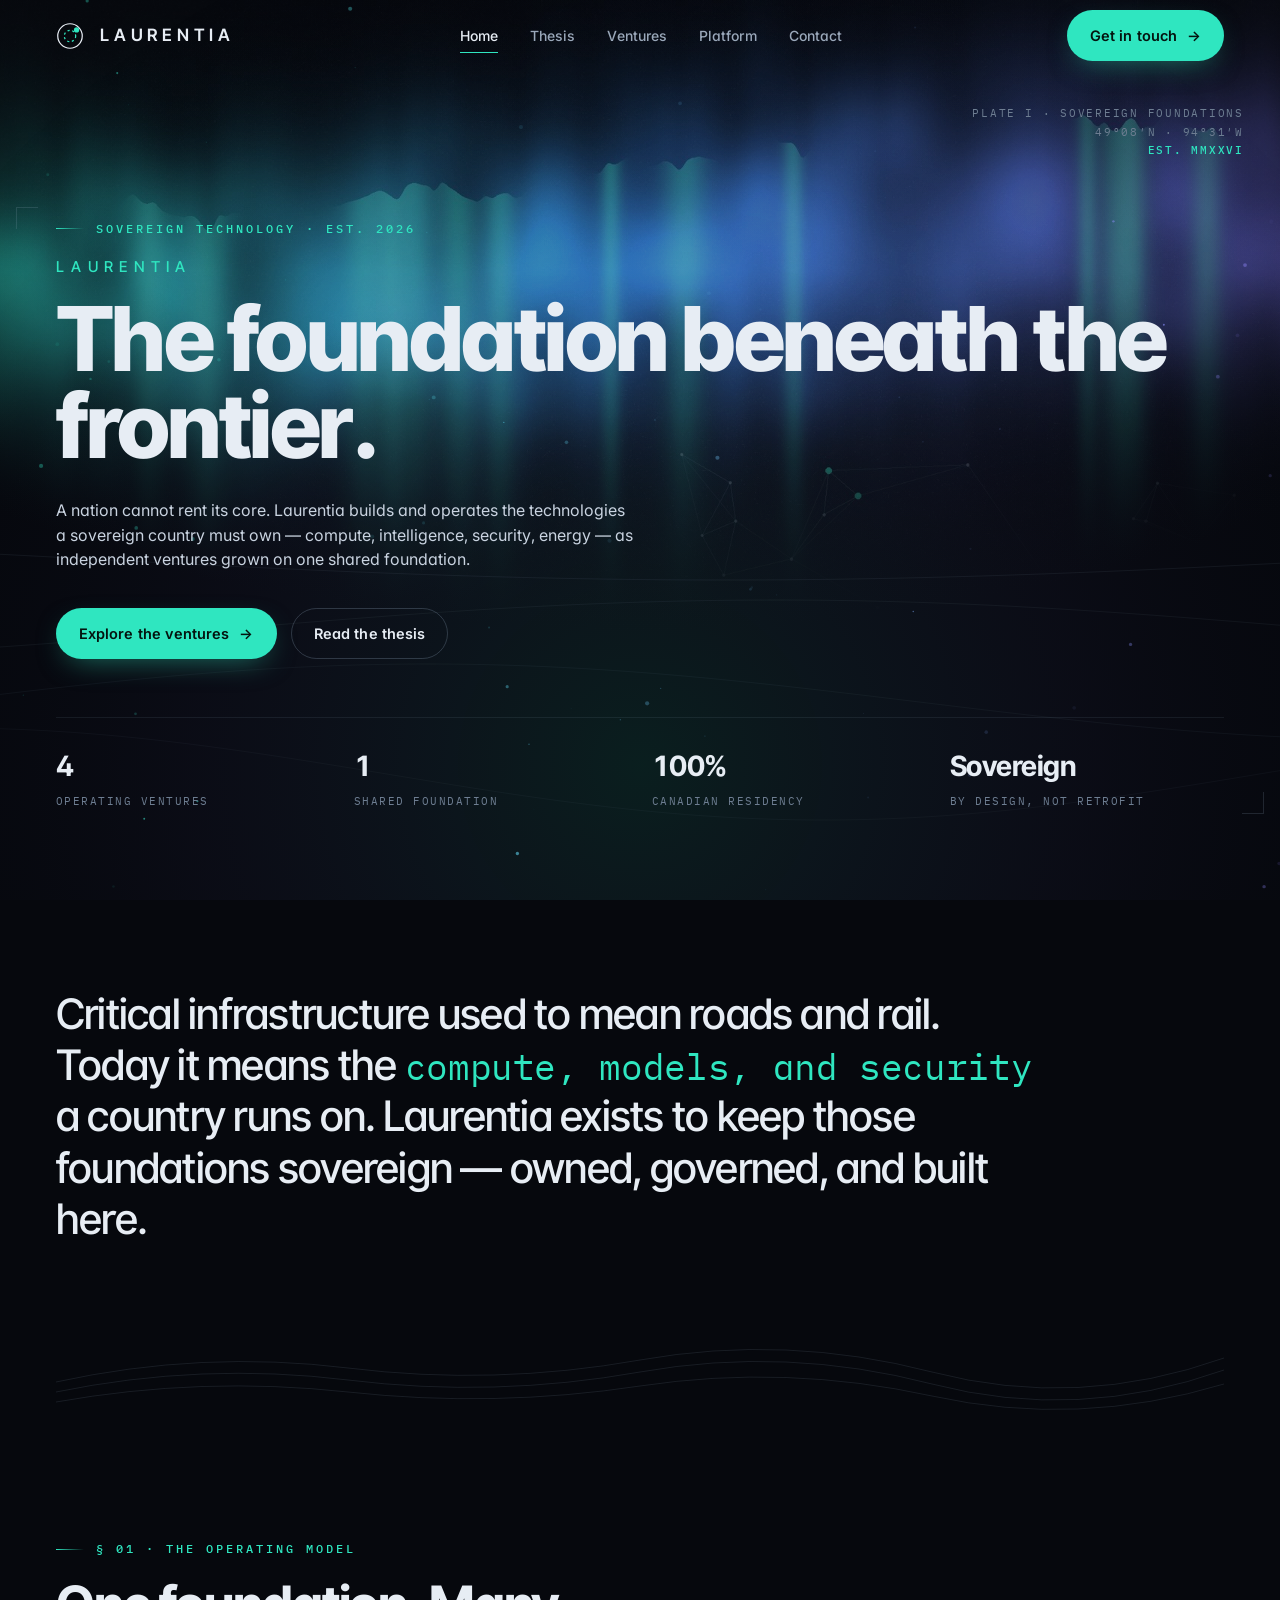
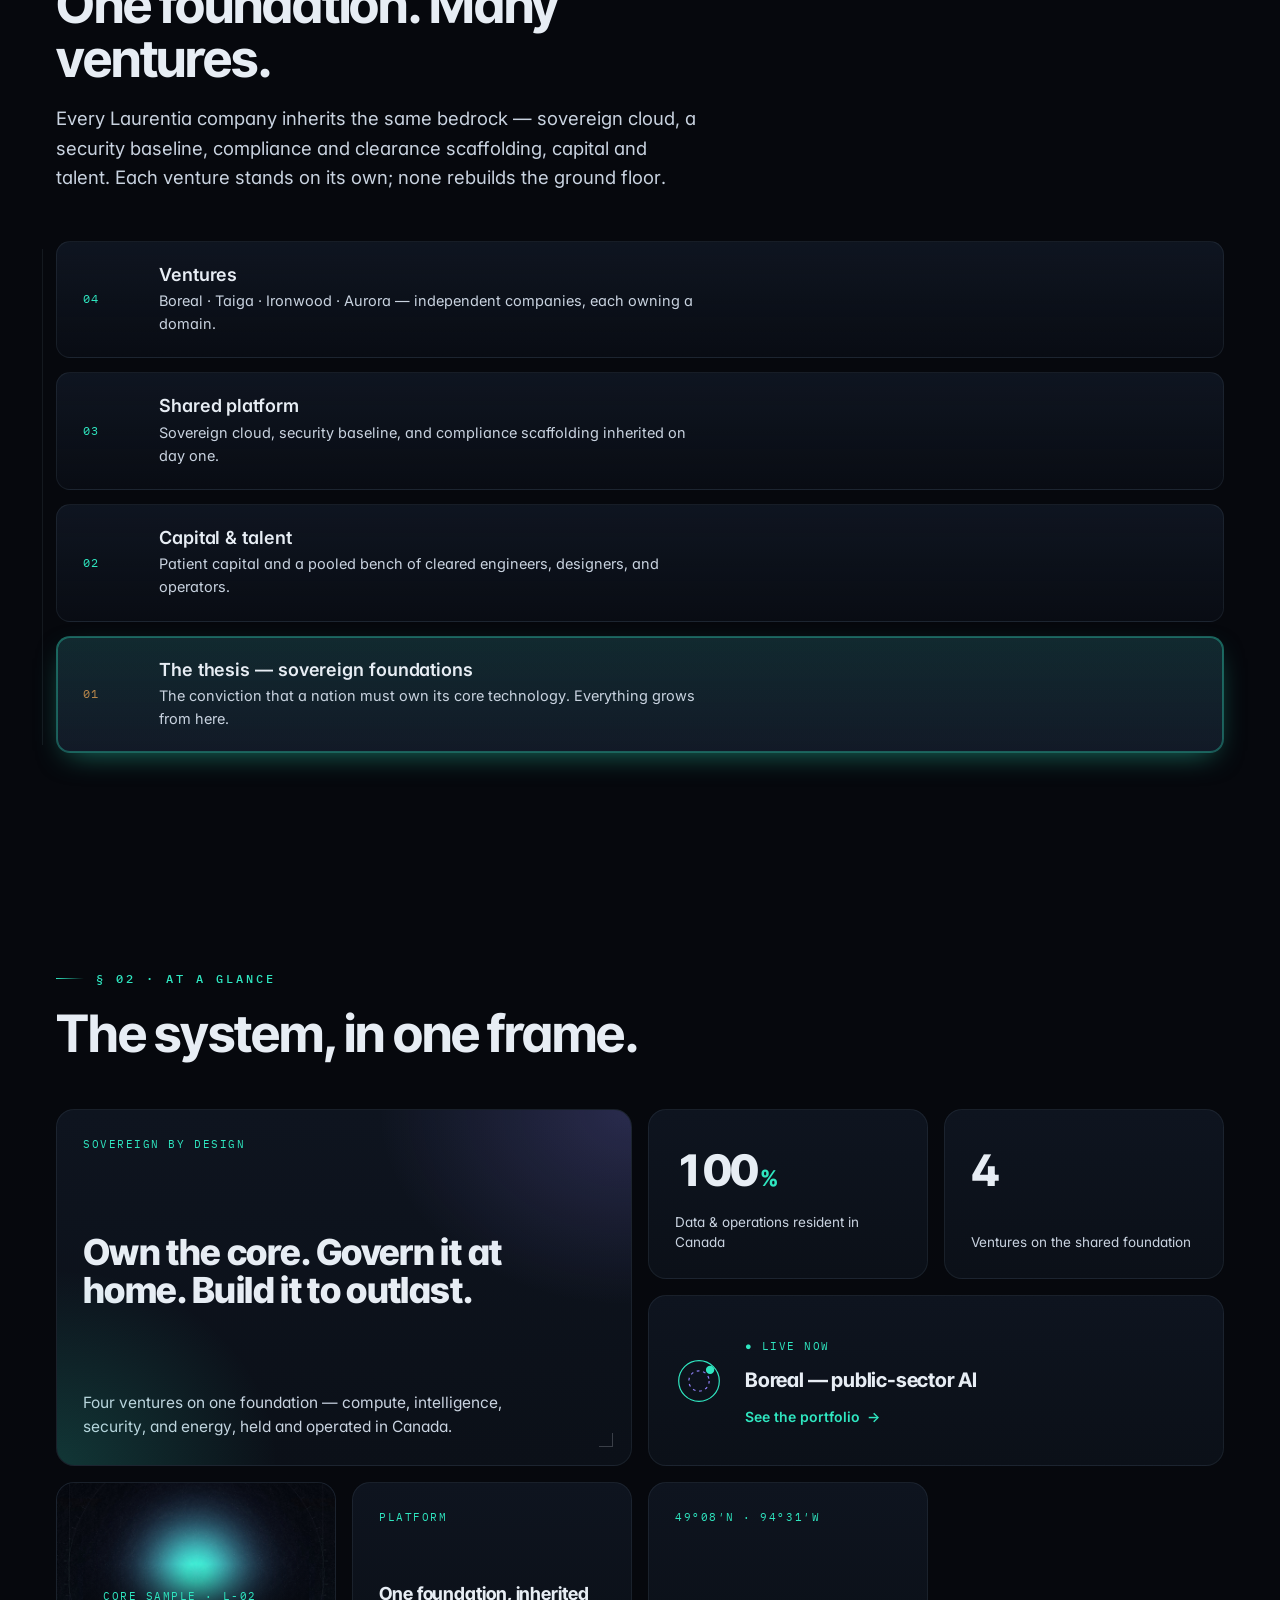
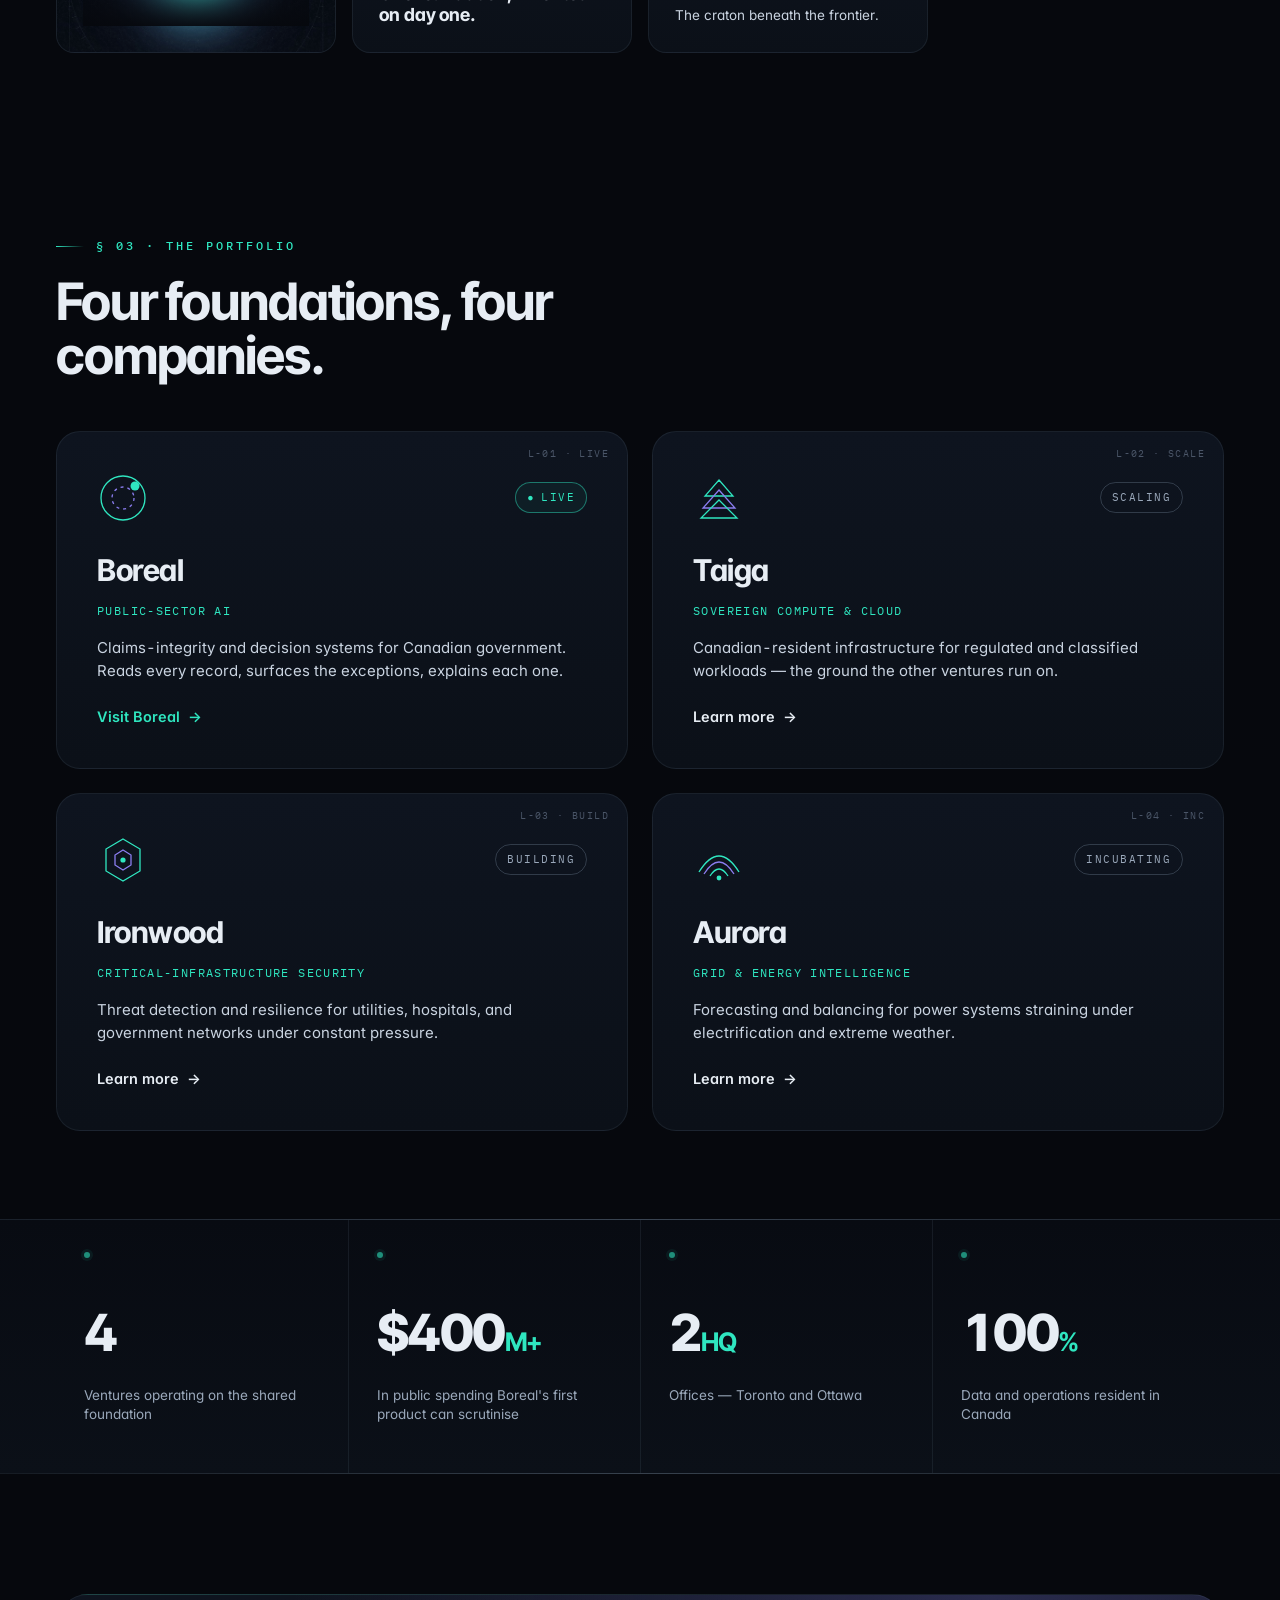
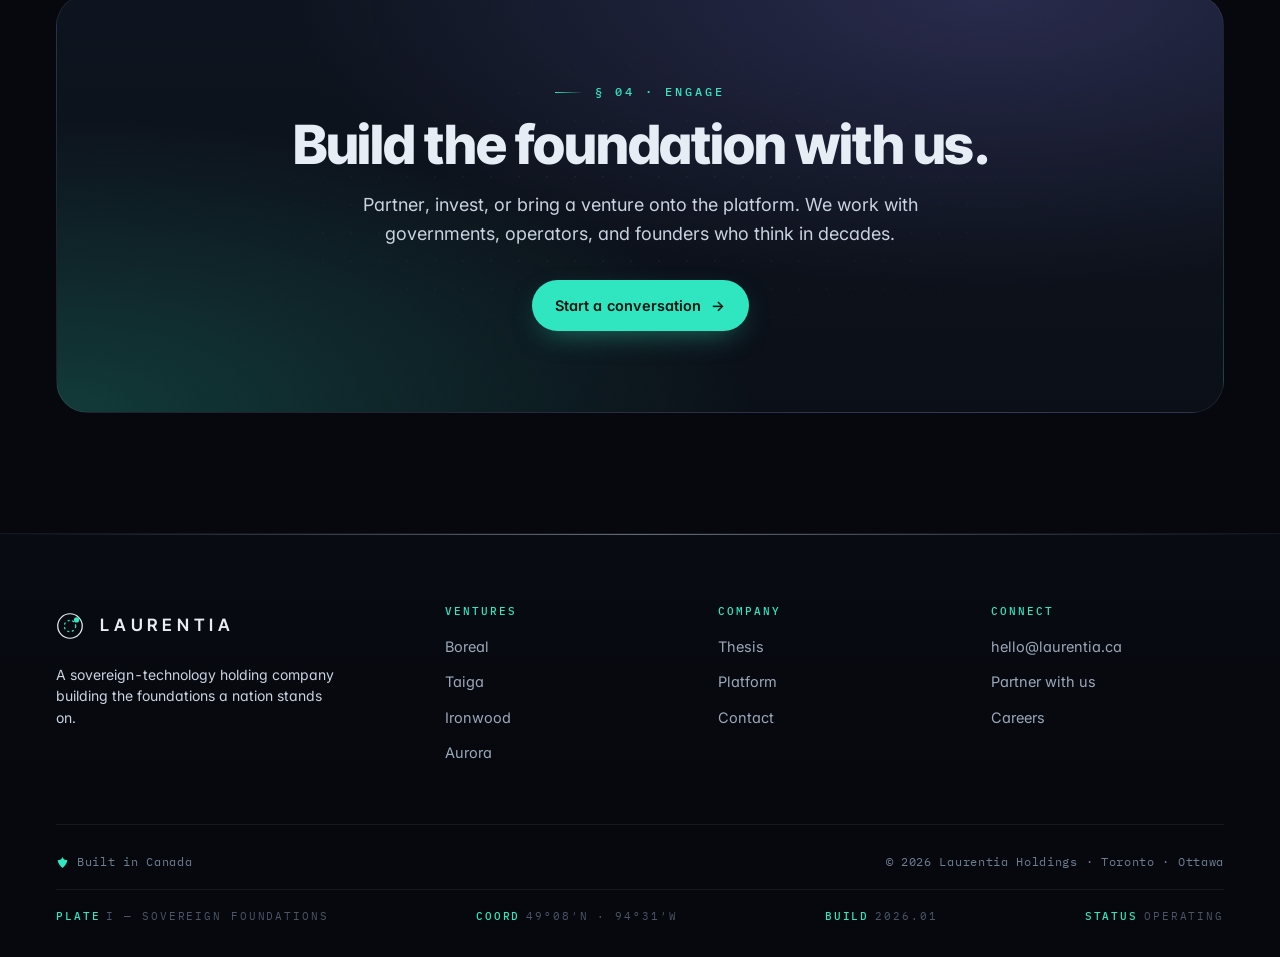
<file: index.html>
<!DOCTYPE html>
<html lang="en">
<head>
<meta charset="UTF-8"/>
<meta name="viewport" content="width=device-width, initial-scale=1.0"/>
<meta name="theme-color" content="#06080D"/>
<title>Laurentia — The foundation beneath the frontier</title>
<meta name="description" content="A sovereign-technology holding company building the compute, intelligence, security, and energy a nation must own."/>
<link rel="preconnect" href="https://fonts.googleapis.com"/>
<link rel="preconnect" href="https://fonts.gstatic.com" crossorigin/>
<link href="https://fonts.googleapis.com/css2?family=Inter:wght@400;500;600;700&family=Inter+Tight:wght@500;600;700;800;900&family=IBM+Plex+Mono:wght@400;500&display=swap" rel="stylesheet"/>
<link rel="stylesheet" href="assets/laurentia.css"/>
</head>
<body>
<a class="skip" href="#main">Skip to content</a>

<header class="nav" id="nav">
  <div class="wrap nav-inner">
    <a href="index.html" class="brand" aria-label="Laurentia home">
      <svg class="seal" viewBox="0 0 32 32" aria-hidden="true">
        <circle cx="16" cy="16" r="14" fill="none" stroke="#E7EDF4" stroke-width="1.4"/>
        <circle cx="16" cy="16" r="6.5" fill="none" stroke="#2FE6C0" stroke-width="1.4" stroke-dasharray="2.4 3"/>
        <circle cx="23.5" cy="9" r="3" fill="#2FE6C0"/>
      </svg>
      <span class="wm">LAURENTIA</span>
    </a>
    <nav class="nav-links" id="navlinks" aria-label="Primary">
      <a href="index.html" aria-current="page">Home</a>
      <a href="thesis.html">Thesis</a>
      <a href="ventures.html">Ventures</a>
      <a href="platform.html">Platform</a>
      <a href="contact.html">Contact</a>
    </nav>
    <div class="nav-right">
      <a href="contact.html" class="btn btn-teal">Get in touch <span class="arr" aria-hidden="true">→</span></a>
      <button class="menu-btn" id="menuBtn" aria-label="Toggle menu" aria-expanded="false" aria-controls="navlinks">
        <span></span><span></span><span></span>
      </button>
    </div>
  </div>
</header>

<main id="main">

<section class="hero" aria-labelledby="hero-h">
  <div class="hero-bg"><img src="assets/img/hero_bg.jpg" alt="" loading="eager" decoding="async"/></div>
  <canvas id="aura" aria-hidden="true"></canvas>
  <div class="hero-meta" aria-hidden="true">
    Plate I · Sovereign Foundations<br/>
    49°08′N · 94°31′W<br/>
    <b>EST. MMXXVI</b>
  </div>
  <div class="wrap hero-inner reveal">
    <span class="hero-eyebrow eyebrow">Sovereign technology · est. 2026</span>
    <h1 id="hero-h"><span class="thin">Laurentia</span>The foundation beneath the frontier.</h1>
    <p class="lede">A nation cannot rent its core. Laurentia builds and operates the technologies a sovereign country must own — compute, intelligence, security, energy — as independent ventures grown on one shared foundation.</p>
    <div class="hero-actions">
      <a href="ventures.html" class="btn btn-teal">Explore the ventures <span class="arr" aria-hidden="true">→</span></a>
      <a href="thesis.html" class="btn btn-ghost">Read the thesis</a>
    </div>
    <div class="hero-foot">
      <div><div class="k">4</div><div class="v">Operating ventures</div></div>
      <div><div class="k">1</div><div class="v">Shared foundation</div></div>
      <div><div class="k">100%</div><div class="v">Canadian residency</div></div>
      <div><div class="k">Sovereign</div><div class="v">By design, not retrofit</div></div>
    </div>
  </div>
</section>

<section class="block tight">
  <div class="wrap reveal">
    <p class="lead-quote">Critical infrastructure used to mean roads and rail. Today it means the <em>compute, models, and security</em> a country runs on. Laurentia exists to keep those foundations sovereign — owned, governed, and built here.</p>
  </div>
</section>

<div class="wrap reveal" aria-hidden="true">
  <svg class="contour" viewBox="0 0 1200 80" preserveAspectRatio="none">
    <path d="M0 60 Q150 30 300 48 T600 40 T900 52 T1200 38"/>
    <path d="M0 70 Q150 44 300 60 T600 54 T900 64 T1200 52"/>
    <path d="M0 50 Q150 18 300 36 T600 28 T900 40 T1200 26"/>
  </svg>
</div>

<section class="block" id="foundation" aria-labelledby="foundation-h">
  <div class="wrap">
    <div class="sec-head reveal">
      <span class="eyebrow">§ 01 · The operating model</span>
      <h2 id="foundation-h">One foundation. Many ventures.</h2>
      <p>Every Laurentia company inherits the same bedrock — sovereign cloud, a security baseline, compliance and clearance scaffolding, capital and talent. Each venture stands on its own; none rebuilds the ground floor.</p>
    </div>
    <div class="substrate reveal" data-stagger>
      <div class="layer reveal"><span class="lx">04</span><div><h3>Ventures</h3><p>Boreal · Taiga · Ironwood · Aurora — independent companies, each owning a domain.</p></div></div>
      <div class="layer reveal"><span class="lx">03</span><div><h3>Shared platform</h3><p>Sovereign cloud, security baseline, and compliance scaffolding inherited on day one.</p></div></div>
      <div class="layer reveal"><span class="lx">02</span><div><h3>Capital &amp; talent</h3><p>Patient capital and a pooled bench of cleared engineers, designers, and operators.</p></div></div>
      <div class="layer bedrock reveal"><span class="lx">01</span><div><h3>The thesis — sovereign foundations</h3><p>The conviction that a nation must own its core technology. Everything grows from here.</p></div></div>
    </div>
  </div>
</section>

<section class="block tight" id="glance" aria-labelledby="glance-h">
  <div class="wrap">
    <div class="sec-head reveal"><span class="eyebrow">§ 02 · At a glance</span><h2 id="glance-h">The system, in one frame.</h2></div>
    <div class="bento reveal" data-stagger>
      <div class="b b-big b-glow reveal">
        <span class="btag">Sovereign by design</span>
        <h3>Own the core. Govern it at home. Build it to outlast.</h3>
        <p>Four ventures on one foundation — compute, intelligence, security, and energy, held and operated in Canada.</p>
      </div>
      <div class="b reveal"><div class="bnum">100<span class="u">%</span></div><div class="blab">Data &amp; operations resident in Canada</div></div>
      <div class="b reveal"><div class="bnum" data-count="4">0</div><div class="blab">Ventures on the shared foundation</div></div>
      <div class="b b-wide b-boreal reveal">
        <svg class="emblem" viewBox="0 0 52 52" fill="none" aria-hidden="true">
          <circle cx="26" cy="26" r="22" stroke="#2FE6C0" stroke-width="1.3"/>
          <circle cx="26" cy="26" r="11" stroke="#8B7DF0" stroke-width="1.3" stroke-dasharray="3 4"/>
          <circle cx="38" cy="14" r="4.5" fill="#2FE6C0"/>
        </svg>
        <div>
          <span class="btag">● Live now</span>
          <div style="font-family:var(--f-display);font-weight:700;font-size:20px;margin-top:6px;letter-spacing:-.01em">Boreal — public-sector AI</div>
          <a class="b-link" href="ventures.html">See the portfolio <span class="arr" aria-hidden="true">→</span></a>
        </div>
      </div>
      <div class="b b-img reveal">
        <img src="assets/img/core.jpg" alt="Radial survey plate of the Laurentia core sample." loading="lazy" decoding="async"/>
        <div class="cap"><span class="btag">Core sample · L-02</span></div>
      </div>
      <div class="b reveal"><span class="btag">Platform</span><div style="font-family:var(--f-display);font-weight:700;font-size:18px;margin-top:12px;line-height:1.2;letter-spacing:-.005em">One foundation, inherited on day one.</div></div>
      <div class="b reveal"><span class="btag">49°08′N · 94°31′W</span><div class="blab" style="margin-top:auto">The craton beneath the frontier.</div></div>
    </div>
  </div>
</section>

<section class="block tight" id="ventures" aria-labelledby="ventures-h">
  <div class="wrap">
    <div class="sec-head reveal"><span class="eyebrow">§ 03 · The portfolio</span><h2 id="ventures-h">Four foundations, four companies.</h2></div>
    <div class="ventures" data-stagger>
      <a class="vcard reveal" href="../boreal/index.html">
        <span class="vcoord" aria-hidden="true">L-01 · LIVE</span>
        <div class="vtop">
          <svg class="emblem" viewBox="0 0 52 52" fill="none" aria-hidden="true">
            <circle cx="26" cy="26" r="22" stroke="#2FE6C0" stroke-width="1.3"/>
            <circle cx="26" cy="26" r="11" stroke="#8B7DF0" stroke-width="1.3" stroke-dasharray="3 4"/>
            <circle cx="38" cy="14" r="4.5" fill="#2FE6C0"/>
          </svg>
          <span class="status live">Live</span>
        </div>
        <div class="vname">Boreal</div>
        <div class="vdomain">Public-sector AI</div>
        <p class="vdesc">Claims-integrity and decision systems for Canadian government. Reads every record, surfaces the exceptions, explains each one.</p>
        <span class="vlink teal">Visit Boreal <span class="arr" aria-hidden="true">→</span></span>
      </a>
      <a class="vcard reveal" href="ventures.html">
        <span class="vcoord" aria-hidden="true">L-02 · SCALE</span>
        <div class="vtop">
          <svg class="emblem" viewBox="0 0 52 52" fill="none" aria-hidden="true">
            <path d="M26 8 L40 24 H12 Z" stroke="#2FE6C0" stroke-width="1.3"/>
            <path d="M26 18 L42 36 H10 Z" stroke="#8B7DF0" stroke-width="1.3"/>
            <path d="M26 28 L44 46 H8 Z" stroke="#2FE6C0" stroke-width="1.3"/>
          </svg>
          <span class="status">Scaling</span>
        </div>
        <div class="vname">Taiga</div>
        <div class="vdomain">Sovereign compute &amp; cloud</div>
        <p class="vdesc">Canadian-resident infrastructure for regulated and classified workloads — the ground the other ventures run on.</p>
        <span class="vlink">Learn more <span class="arr" aria-hidden="true">→</span></span>
      </a>
      <a class="vcard reveal" href="ventures.html">
        <span class="vcoord" aria-hidden="true">L-03 · BUILD</span>
        <div class="vtop">
          <svg class="emblem" viewBox="0 0 52 52" fill="none" aria-hidden="true">
            <path d="M26 5 L43 15 V37 L26 47 L9 37 V15 Z" stroke="#2FE6C0" stroke-width="1.3"/>
            <path d="M26 16 L34 21 V31 L26 36 L18 31 V21 Z" stroke="#8B7DF0" stroke-width="1.3"/>
            <circle cx="26" cy="26" r="2.6" fill="#2FE6C0"/>
          </svg>
          <span class="status">Building</span>
        </div>
        <div class="vname">Ironwood</div>
        <div class="vdomain">Critical-infrastructure security</div>
        <p class="vdesc">Threat detection and resilience for utilities, hospitals, and government networks under constant pressure.</p>
        <span class="vlink">Learn more <span class="arr" aria-hidden="true">→</span></span>
      </a>
      <a class="vcard reveal" href="ventures.html">
        <span class="vcoord" aria-hidden="true">L-04 · INC</span>
        <div class="vtop">
          <svg class="emblem" viewBox="0 0 52 52" fill="none" aria-hidden="true">
            <path d="M6 38 Q26 6 46 38" stroke="#2FE6C0" stroke-width="1.3"/>
            <path d="M11 40 Q26 16 41 40" stroke="#8B7DF0" stroke-width="1.3"/>
            <path d="M17 42 Q26 28 35 42" stroke="#2FE6C0" stroke-width="1.3"/>
            <circle cx="26" cy="44" r="2.4" fill="#2FE6C0"/>
          </svg>
          <span class="status">Incubating</span>
        </div>
        <div class="vname">Aurora</div>
        <div class="vdomain">Grid &amp; energy intelligence</div>
        <p class="vdesc">Forecasting and balancing for power systems straining under electrification and extreme weather.</p>
        <span class="vlink">Learn more <span class="arr" aria-hidden="true">→</span></span>
      </a>
    </div>
  </div>
</section>

<section class="statband" aria-label="Key metrics">
  <div class="wrap">
    <div class="statgrid reveal" data-stagger>
      <div class="s reveal"><div class="num" data-count="4">0</div><div class="lab">Ventures operating on the shared foundation</div></div>
      <div class="s reveal"><div class="num">$400<span class="u">M+</span></div><div class="lab">In public spending Boreal's first product can scrutinise</div></div>
      <div class="s reveal"><div class="num">2<span class="u">HQ</span></div><div class="lab">Offices — Toronto and Ottawa</div></div>
      <div class="s reveal"><div class="num">100<span class="u">%</span></div><div class="lab">Data and operations resident in Canada</div></div>
    </div>
  </div>
</section>

<section class="block">
  <div class="wrap"><div class="cta-big reveal">
    <span class="eyebrow">§ 04 · Engage</span>
    <h2>Build the foundation with us.</h2>
    <p>Partner, invest, or bring a venture onto the platform. We work with governments, operators, and founders who think in decades.</p>
    <a href="contact.html" class="btn btn-teal">Start a conversation <span class="arr" aria-hidden="true">→</span></a>
  </div></div>
</section>

</main>

<footer class="site">
  <div class="wrap">
    <div class="foot-top">
      <div class="foot-brand">
        <a href="index.html" class="brand" aria-label="Laurentia home">
          <svg class="seal" viewBox="0 0 32 32" aria-hidden="true">
            <circle cx="16" cy="16" r="14" fill="none" stroke="#E7EDF4" stroke-width="1.4"/>
            <circle cx="16" cy="16" r="6.5" fill="none" stroke="#2FE6C0" stroke-width="1.4" stroke-dasharray="2.4 3"/>
            <circle cx="23.5" cy="9" r="3" fill="#2FE6C0"/>
          </svg>
          <span class="wm">LAURENTIA</span>
        </a>
        <p>A sovereign-technology holding company building the foundations a nation stands on.</p>
      </div>
      <div class="foot-col"><h4>Ventures</h4><a href="ventures.html">Boreal</a><a href="ventures.html">Taiga</a><a href="ventures.html">Ironwood</a><a href="ventures.html">Aurora</a></div>
      <div class="foot-col"><h4>Company</h4><a href="thesis.html">Thesis</a><a href="platform.html">Platform</a><a href="contact.html">Contact</a></div>
      <div class="foot-col"><h4>Connect</h4><a href="mailto:hello@laurentia.ca">hello@laurentia.ca</a><a href="contact.html">Partner with us</a><a href="contact.html">Careers</a></div>
    </div>
    <div class="foot-bot">
      <span class="made">
        <svg class="leaf" viewBox="0 0 24 24" aria-hidden="true"><path d="M12 2c2 5 6 6 9 6-1 7-5 11-9 14-4-3-8-7-9-14 3 0 7-1 9-6z"/></svg>
        Built in Canada
      </span>
      <span>© 2026 Laurentia Holdings · Toronto · Ottawa</span>
    </div>
    <div class="ledger" aria-hidden="true">
      <span><b>Plate</b> I — Sovereign Foundations</span>
      <span><b>Coord</b> 49°08′N · 94°31′W</span>
      <span><b>Build</b> 2026.01</span>
      <span><b>Status</b> Operating</span>
    </div>
  </div>
</footer>

<script src="assets/app.js"></script>
</body>
</html>
</file>
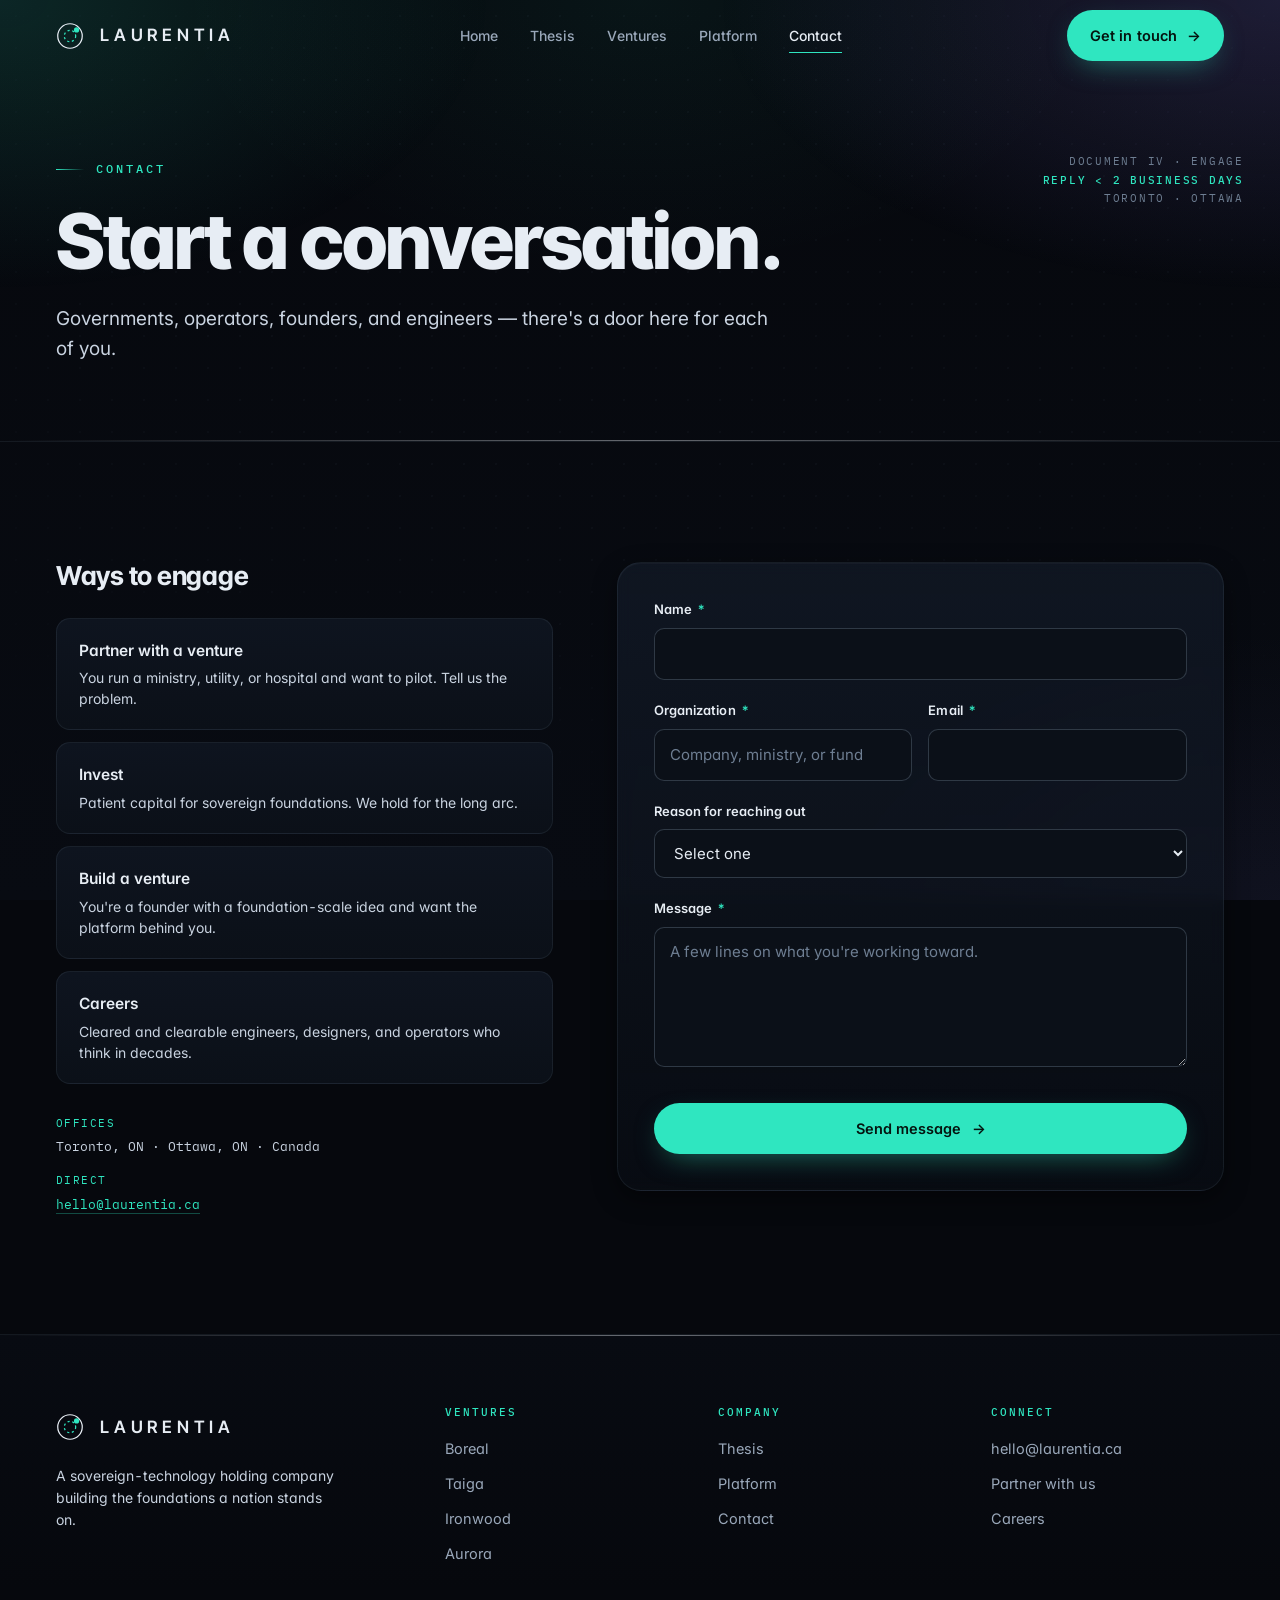
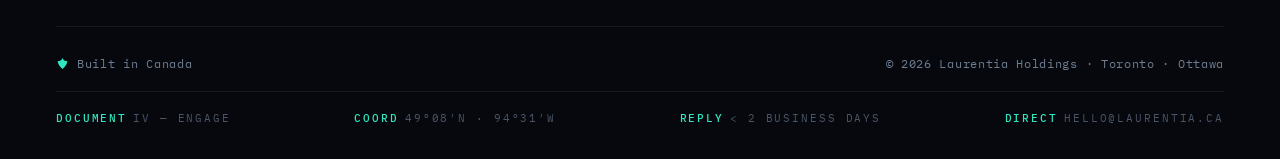
<file: contact.html>
<!DOCTYPE html>
<html lang="en">
<head>
<meta charset="UTF-8"/>
<meta name="viewport" content="width=device-width, initial-scale=1.0"/>
<meta name="theme-color" content="#06080D"/>
<title>Contact — Laurentia</title>
<meta name="description" content="Partner, invest, build a venture, or join Laurentia."/>
<link rel="preconnect" href="https://fonts.googleapis.com"/>
<link rel="preconnect" href="https://fonts.gstatic.com" crossorigin/>
<link href="https://fonts.googleapis.com/css2?family=Inter:wght@400;500;600;700&family=Inter+Tight:wght@500;600;700;800;900&family=IBM+Plex+Mono:wght@400;500&display=swap" rel="stylesheet"/>
<link rel="stylesheet" href="assets/laurentia.css"/>
</head>
<body>
<a class="skip" href="#main">Skip to content</a>

<header class="nav" id="nav">
  <div class="wrap nav-inner">
    <a href="index.html" class="brand" aria-label="Laurentia home">
      <svg class="seal" viewBox="0 0 32 32" aria-hidden="true">
        <circle cx="16" cy="16" r="14" fill="none" stroke="#E7EDF4" stroke-width="1.4"/>
        <circle cx="16" cy="16" r="6.5" fill="none" stroke="#2FE6C0" stroke-width="1.4" stroke-dasharray="2.4 3"/>
        <circle cx="23.5" cy="9" r="3" fill="#2FE6C0"/>
      </svg>
      <span class="wm">LAURENTIA</span>
    </a>
    <nav class="nav-links" id="navlinks" aria-label="Primary">
      <a href="index.html">Home</a>
      <a href="thesis.html">Thesis</a>
      <a href="ventures.html">Ventures</a>
      <a href="platform.html">Platform</a>
      <a href="contact.html" aria-current="page">Contact</a>
    </nav>
    <div class="nav-right">
      <a href="contact.html" class="btn btn-teal">Get in touch <span class="arr" aria-hidden="true">→</span></a>
      <button class="menu-btn" id="menuBtn" aria-label="Toggle menu" aria-expanded="false" aria-controls="navlinks">
        <span></span><span></span><span></span>
      </button>
    </div>
  </div>
</header>

<main id="main">

<section class="phero" aria-labelledby="ph-h">
  <div class="phero-meta" aria-hidden="true">
    Document IV · Engage<br/>
    <b>Reply &lt; 2 business days</b><br/>
    Toronto · Ottawa
  </div>
  <div class="wrap reveal">
    <span class="eyebrow">Contact</span>
    <h1 id="ph-h">Start a conversation.</h1>
    <p>Governments, operators, founders, and engineers — there's a door here for each of you.</p>
  </div>
</section>

<section class="block">
  <div class="wrap">
    <div class="contact-grid">

      <div class="reveal" data-stagger>
        <h2 style="font-size:26px;letter-spacing:-.01em">Ways to engage</h2>
        <div class="engage">
          <div class="erow reveal"><div class="et">Partner with a venture</div><div class="ed">You run a ministry, utility, or hospital and want to pilot. Tell us the problem.</div></div>
          <div class="erow reveal"><div class="et">Invest</div><div class="ed">Patient capital for sovereign foundations. We hold for the long arc.</div></div>
          <div class="erow reveal"><div class="et">Build a venture</div><div class="ed">You're a founder with a foundation-scale idea and want the platform behind you.</div></div>
          <div class="erow reveal"><div class="et">Careers</div><div class="ed">Cleared and clearable engineers, designers, and operators who think in decades.</div></div>
        </div>
        <div class="office">
          <span class="o-l">Offices</span>
          Toronto, ON · Ottawa, ON · Canada
        </div>
        <div class="office" style="margin-top:16px">
          <span class="o-l">Direct</span>
          <a href="mailto:hello@laurentia.ca">hello@laurentia.ca</a>
        </div>
      </div>

      <div class="reveal">
        <form class="lf" id="lf" novalidate aria-label="Contact form">
          <div class="field">
            <label for="lname">Name <span class="req" aria-hidden="true">*</span></label>
            <input id="lname" name="name" type="text" autocomplete="name" required aria-required="true"/>
            <div class="err" role="alert">Please add your name.</div>
          </div>
          <div class="field two">
            <div>
              <label for="lorg">Organization <span class="req" aria-hidden="true">*</span></label>
              <input id="lorg" name="org" type="text" placeholder="Company, ministry, or fund" autocomplete="organization" required aria-required="true"/>
              <div class="err" role="alert">Please add your organization.</div>
            </div>
            <div>
              <label for="lemail">Email <span class="req" aria-hidden="true">*</span></label>
              <input id="lemail" name="email" type="email" autocomplete="email" inputmode="email" required aria-required="true"/>
              <div class="err" role="alert">Please add a valid email.</div>
            </div>
          </div>
          <div class="field">
            <label for="lreason">Reason for reaching out</label>
            <select id="lreason" name="reason">
              <option value="">Select one</option>
              <option>Partner with a venture</option>
              <option>Invest</option>
              <option>Build a venture</option>
              <option>Careers</option>
              <option>Something else</option>
            </select>
          </div>
          <div class="field">
            <label for="lmsg">Message <span class="req" aria-hidden="true">*</span></label>
            <textarea id="lmsg" name="message" placeholder="A few lines on what you're working toward." required aria-required="true"></textarea>
            <div class="err" role="alert">Tell us a little about why you're reaching out.</div>
          </div>
          <button type="submit" class="btn btn-teal">Send message <span class="arr" aria-hidden="true">→</span></button>
        </form>
        <div class="form-done" id="formDone" role="status" aria-live="polite">
          <div class="ok" aria-hidden="true"><svg viewBox="0 0 24 24"><path d="M4 12l5 5L20 6"/></svg></div>
          <h3>Message received.</h3>
          <p>Thanks for reaching out — we'll reply within two business days. For anything urgent, email hello@laurentia.ca directly.</p>
        </div>
      </div>

    </div>
  </div>
</section>

</main>

<footer class="site">
  <div class="wrap">
    <div class="foot-top">
      <div class="foot-brand">
        <a href="index.html" class="brand" aria-label="Laurentia home">
          <svg class="seal" viewBox="0 0 32 32" aria-hidden="true">
            <circle cx="16" cy="16" r="14" fill="none" stroke="#E7EDF4" stroke-width="1.4"/>
            <circle cx="16" cy="16" r="6.5" fill="none" stroke="#2FE6C0" stroke-width="1.4" stroke-dasharray="2.4 3"/>
            <circle cx="23.5" cy="9" r="3" fill="#2FE6C0"/>
          </svg>
          <span class="wm">LAURENTIA</span>
        </a>
        <p>A sovereign-technology holding company building the foundations a nation stands on.</p>
      </div>
      <div class="foot-col"><h4>Ventures</h4><a href="ventures.html">Boreal</a><a href="ventures.html">Taiga</a><a href="ventures.html">Ironwood</a><a href="ventures.html">Aurora</a></div>
      <div class="foot-col"><h4>Company</h4><a href="thesis.html">Thesis</a><a href="platform.html">Platform</a><a href="contact.html">Contact</a></div>
      <div class="foot-col"><h4>Connect</h4><a href="mailto:hello@laurentia.ca">hello@laurentia.ca</a><a href="contact.html">Partner with us</a><a href="contact.html">Careers</a></div>
    </div>
    <div class="foot-bot">
      <span class="made">
        <svg class="leaf" viewBox="0 0 24 24" aria-hidden="true"><path d="M12 2c2 5 6 6 9 6-1 7-5 11-9 14-4-3-8-7-9-14 3 0 7-1 9-6z"/></svg>
        Built in Canada
      </span>
      <span>© 2026 Laurentia Holdings · Toronto · Ottawa</span>
    </div>
    <div class="ledger" aria-hidden="true">
      <span><b>Document</b> IV — Engage</span>
      <span><b>Coord</b> 49°08′N · 94°31′W</span>
      <span><b>Reply</b> &lt; 2 business days</span>
      <span><b>Direct</b> hello@laurentia.ca</span>
    </div>
  </div>
</footer>

<script src="assets/app.js"></script>
</body>
</html>
</file>
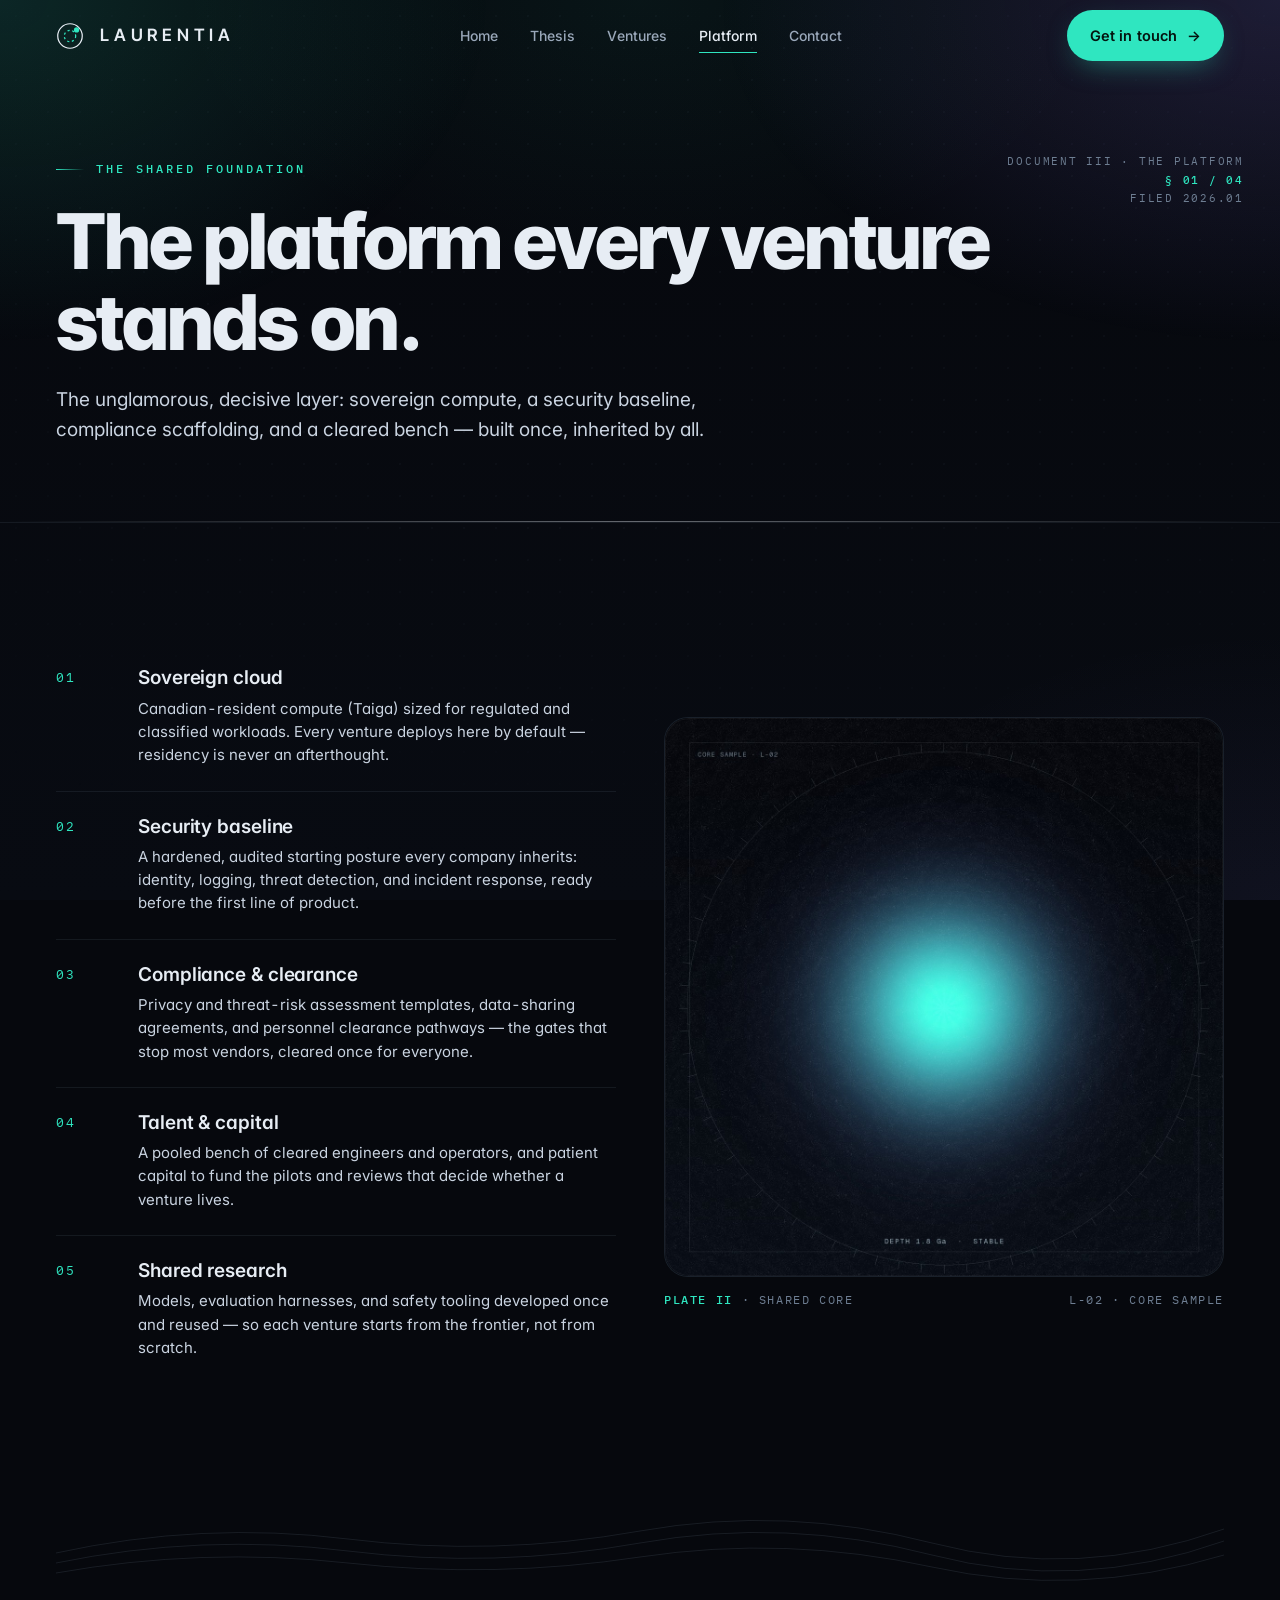
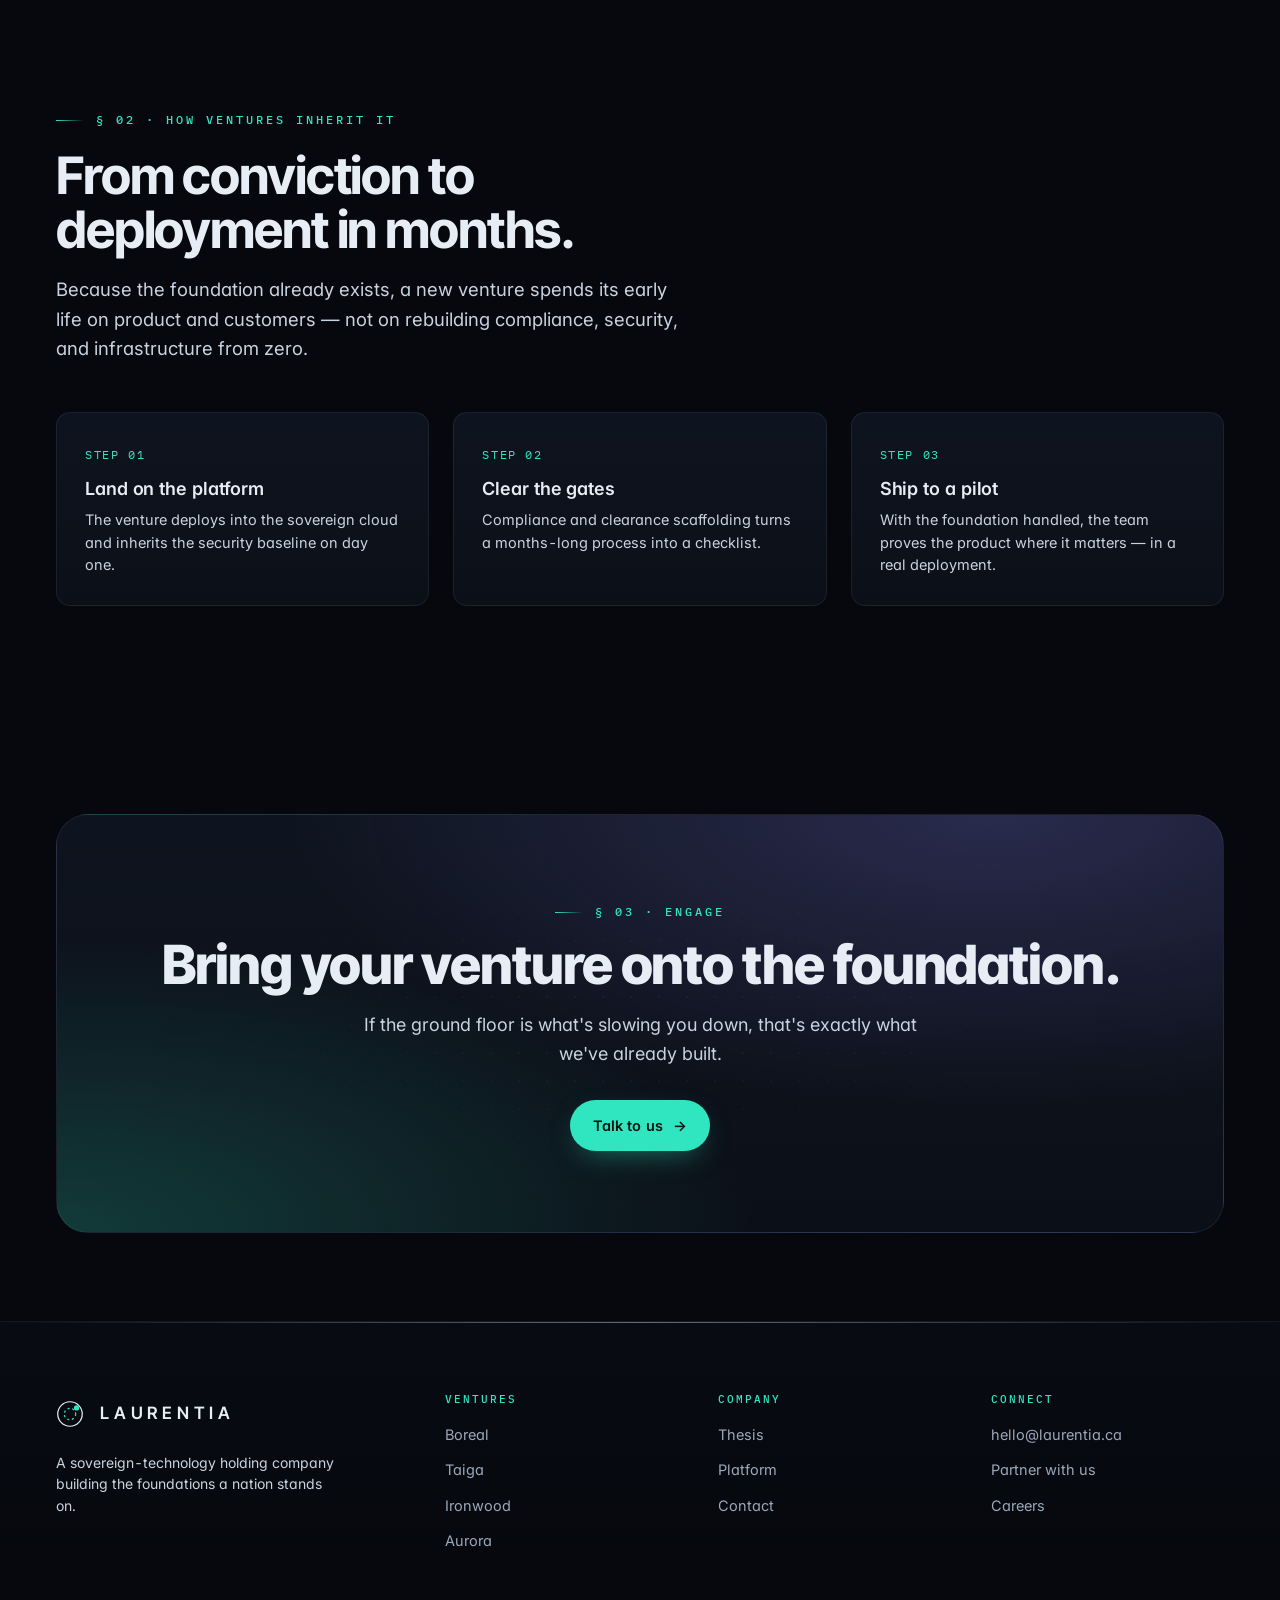
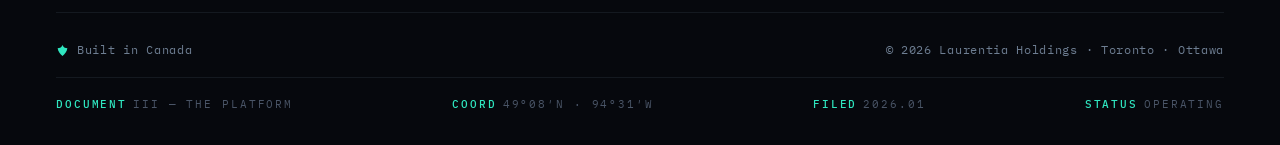
<file: platform.html>
<!DOCTYPE html>
<html lang="en">
<head>
<meta charset="UTF-8"/>
<meta name="viewport" content="width=device-width, initial-scale=1.0"/>
<meta name="theme-color" content="#06080D"/>
<title>Platform — Laurentia</title>
<meta name="description" content="The shared foundation — sovereign cloud, security baseline, compliance, talent — that every Laurentia venture inherits."/>
<link rel="preconnect" href="https://fonts.googleapis.com"/>
<link rel="preconnect" href="https://fonts.gstatic.com" crossorigin/>
<link href="https://fonts.googleapis.com/css2?family=Inter:wght@400;500;600;700&family=Inter+Tight:wght@500;600;700;800;900&family=IBM+Plex+Mono:wght@400;500&display=swap" rel="stylesheet"/>
<link rel="stylesheet" href="assets/laurentia.css"/>
</head>
<body>
<a class="skip" href="#main">Skip to content</a>

<header class="nav" id="nav">
  <div class="wrap nav-inner">
    <a href="index.html" class="brand" aria-label="Laurentia home">
      <svg class="seal" viewBox="0 0 32 32" aria-hidden="true">
        <circle cx="16" cy="16" r="14" fill="none" stroke="#E7EDF4" stroke-width="1.4"/>
        <circle cx="16" cy="16" r="6.5" fill="none" stroke="#2FE6C0" stroke-width="1.4" stroke-dasharray="2.4 3"/>
        <circle cx="23.5" cy="9" r="3" fill="#2FE6C0"/>
      </svg>
      <span class="wm">LAURENTIA</span>
    </a>
    <nav class="nav-links" id="navlinks" aria-label="Primary">
      <a href="index.html">Home</a>
      <a href="thesis.html">Thesis</a>
      <a href="ventures.html">Ventures</a>
      <a href="platform.html" aria-current="page">Platform</a>
      <a href="contact.html">Contact</a>
    </nav>
    <div class="nav-right">
      <a href="contact.html" class="btn btn-teal">Get in touch <span class="arr" aria-hidden="true">→</span></a>
      <button class="menu-btn" id="menuBtn" aria-label="Toggle menu" aria-expanded="false" aria-controls="navlinks">
        <span></span><span></span><span></span>
      </button>
    </div>
  </div>
</header>

<main id="main">

<section class="phero" aria-labelledby="ph-h">
  <div class="phero-meta" aria-hidden="true">
    Document III · The Platform<br/>
    <b>§ 01 / 04</b><br/>
    Filed 2026.01
  </div>
  <div class="wrap reveal">
    <span class="eyebrow">The shared foundation</span>
    <h1 id="ph-h">The platform every venture stands on.</h1>
    <p>The unglamorous, decisive layer: sovereign compute, a security baseline, compliance scaffolding, and a cleared bench — built once, inherited by all.</p>
  </div>
</section>

<section class="block" aria-labelledby="layers-h">
  <div class="wrap">
    <h2 id="layers-h" class="sr-only" style="position:absolute;left:-9999px">Platform layers</h2>
    <div class="cols2">
      <div class="reveal" data-stagger>
        <div class="feat reveal"><span class="fn">01</span><div><h3>Sovereign cloud</h3><p>Canadian-resident compute (Taiga) sized for regulated and classified workloads. Every venture deploys here by default — residency is never an afterthought.</p></div></div>
        <div class="feat reveal"><span class="fn">02</span><div><h3>Security baseline</h3><p>A hardened, audited starting posture every company inherits: identity, logging, threat detection, and incident response, ready before the first line of product.</p></div></div>
        <div class="feat reveal"><span class="fn">03</span><div><h3>Compliance &amp; clearance</h3><p>Privacy and threat-risk assessment templates, data-sharing agreements, and personnel clearance pathways — the gates that stop most vendors, cleared once for everyone.</p></div></div>
        <div class="feat reveal"><span class="fn">04</span><div><h3>Talent &amp; capital</h3><p>A pooled bench of cleared engineers and operators, and patient capital to fund the pilots and reviews that decide whether a venture lives.</p></div></div>
        <div class="feat reveal"><span class="fn">05</span><div><h3>Shared research</h3><p>Models, evaluation harnesses, and safety tooling developed once and reused — so each venture starts from the frontier, not from scratch.</p></div></div>
      </div>
      <div class="reveal">
        <div class="plate-img">
          <img src="assets/img/core.jpg" alt="A radial survey plate — the stable core cooling outward through deep time, the conceptual signature of Laurentia's shared foundation." loading="lazy" decoding="async"/>
        </div>
        <div class="plate-cap">
          <span><b>Plate II</b> · Shared Core</span>
          <span>L-02 · CORE SAMPLE</span>
        </div>
      </div>
    </div>
  </div>
</section>

<div class="wrap reveal" aria-hidden="true">
  <svg class="contour" viewBox="0 0 1200 80" preserveAspectRatio="none">
    <path d="M0 60 Q150 30 300 48 T600 40 T900 52 T1200 38"/>
    <path d="M0 70 Q150 44 300 60 T600 54 T900 64 T1200 52"/>
    <path d="M0 50 Q150 18 300 36 T600 28 T900 40 T1200 26"/>
  </svg>
</div>

<section class="block" aria-labelledby="how-h">
  <div class="wrap">
    <div class="sec-head reveal">
      <span class="eyebrow">§ 02 · How ventures inherit it</span>
      <h2 id="how-h">From conviction to deployment in months.</h2>
      <p>Because the foundation already exists, a new venture spends its early life on product and customers — not on rebuilding compliance, security, and infrastructure from zero.</p>
    </div>
    <div class="cols3" data-stagger>
      <div class="pcard reveal"><div class="pnum">STEP 01</div><h3>Land on the platform</h3><p>The venture deploys into the sovereign cloud and inherits the security baseline on day one.</p></div>
      <div class="pcard reveal"><div class="pnum">STEP 02</div><h3>Clear the gates</h3><p>Compliance and clearance scaffolding turns a months-long process into a checklist.</p></div>
      <div class="pcard reveal"><div class="pnum">STEP 03</div><h3>Ship to a pilot</h3><p>With the foundation handled, the team proves the product where it matters — in a real deployment.</p></div>
    </div>
  </div>
</section>

<section class="block tight">
  <div class="wrap"><div class="cta-big reveal">
    <span class="eyebrow">§ 03 · Engage</span>
    <h2>Bring your venture onto the foundation.</h2>
    <p>If the ground floor is what's slowing you down, that's exactly what we've already built.</p>
    <a href="contact.html" class="btn btn-teal">Talk to us <span class="arr" aria-hidden="true">→</span></a>
  </div></div>
</section>

</main>

<footer class="site">
  <div class="wrap">
    <div class="foot-top">
      <div class="foot-brand">
        <a href="index.html" class="brand" aria-label="Laurentia home">
          <svg class="seal" viewBox="0 0 32 32" aria-hidden="true">
            <circle cx="16" cy="16" r="14" fill="none" stroke="#E7EDF4" stroke-width="1.4"/>
            <circle cx="16" cy="16" r="6.5" fill="none" stroke="#2FE6C0" stroke-width="1.4" stroke-dasharray="2.4 3"/>
            <circle cx="23.5" cy="9" r="3" fill="#2FE6C0"/>
          </svg>
          <span class="wm">LAURENTIA</span>
        </a>
        <p>A sovereign-technology holding company building the foundations a nation stands on.</p>
      </div>
      <div class="foot-col"><h4>Ventures</h4><a href="ventures.html">Boreal</a><a href="ventures.html">Taiga</a><a href="ventures.html">Ironwood</a><a href="ventures.html">Aurora</a></div>
      <div class="foot-col"><h4>Company</h4><a href="thesis.html">Thesis</a><a href="platform.html">Platform</a><a href="contact.html">Contact</a></div>
      <div class="foot-col"><h4>Connect</h4><a href="mailto:hello@laurentia.ca">hello@laurentia.ca</a><a href="contact.html">Partner with us</a><a href="contact.html">Careers</a></div>
    </div>
    <div class="foot-bot">
      <span class="made">
        <svg class="leaf" viewBox="0 0 24 24" aria-hidden="true"><path d="M12 2c2 5 6 6 9 6-1 7-5 11-9 14-4-3-8-7-9-14 3 0 7-1 9-6z"/></svg>
        Built in Canada
      </span>
      <span>© 2026 Laurentia Holdings · Toronto · Ottawa</span>
    </div>
    <div class="ledger" aria-hidden="true">
      <span><b>Document</b> III — The Platform</span>
      <span><b>Coord</b> 49°08′N · 94°31′W</span>
      <span><b>Filed</b> 2026.01</span>
      <span><b>Status</b> Operating</span>
    </div>
  </div>
</footer>

<script src="assets/app.js"></script>
</body>
</html>
</file>
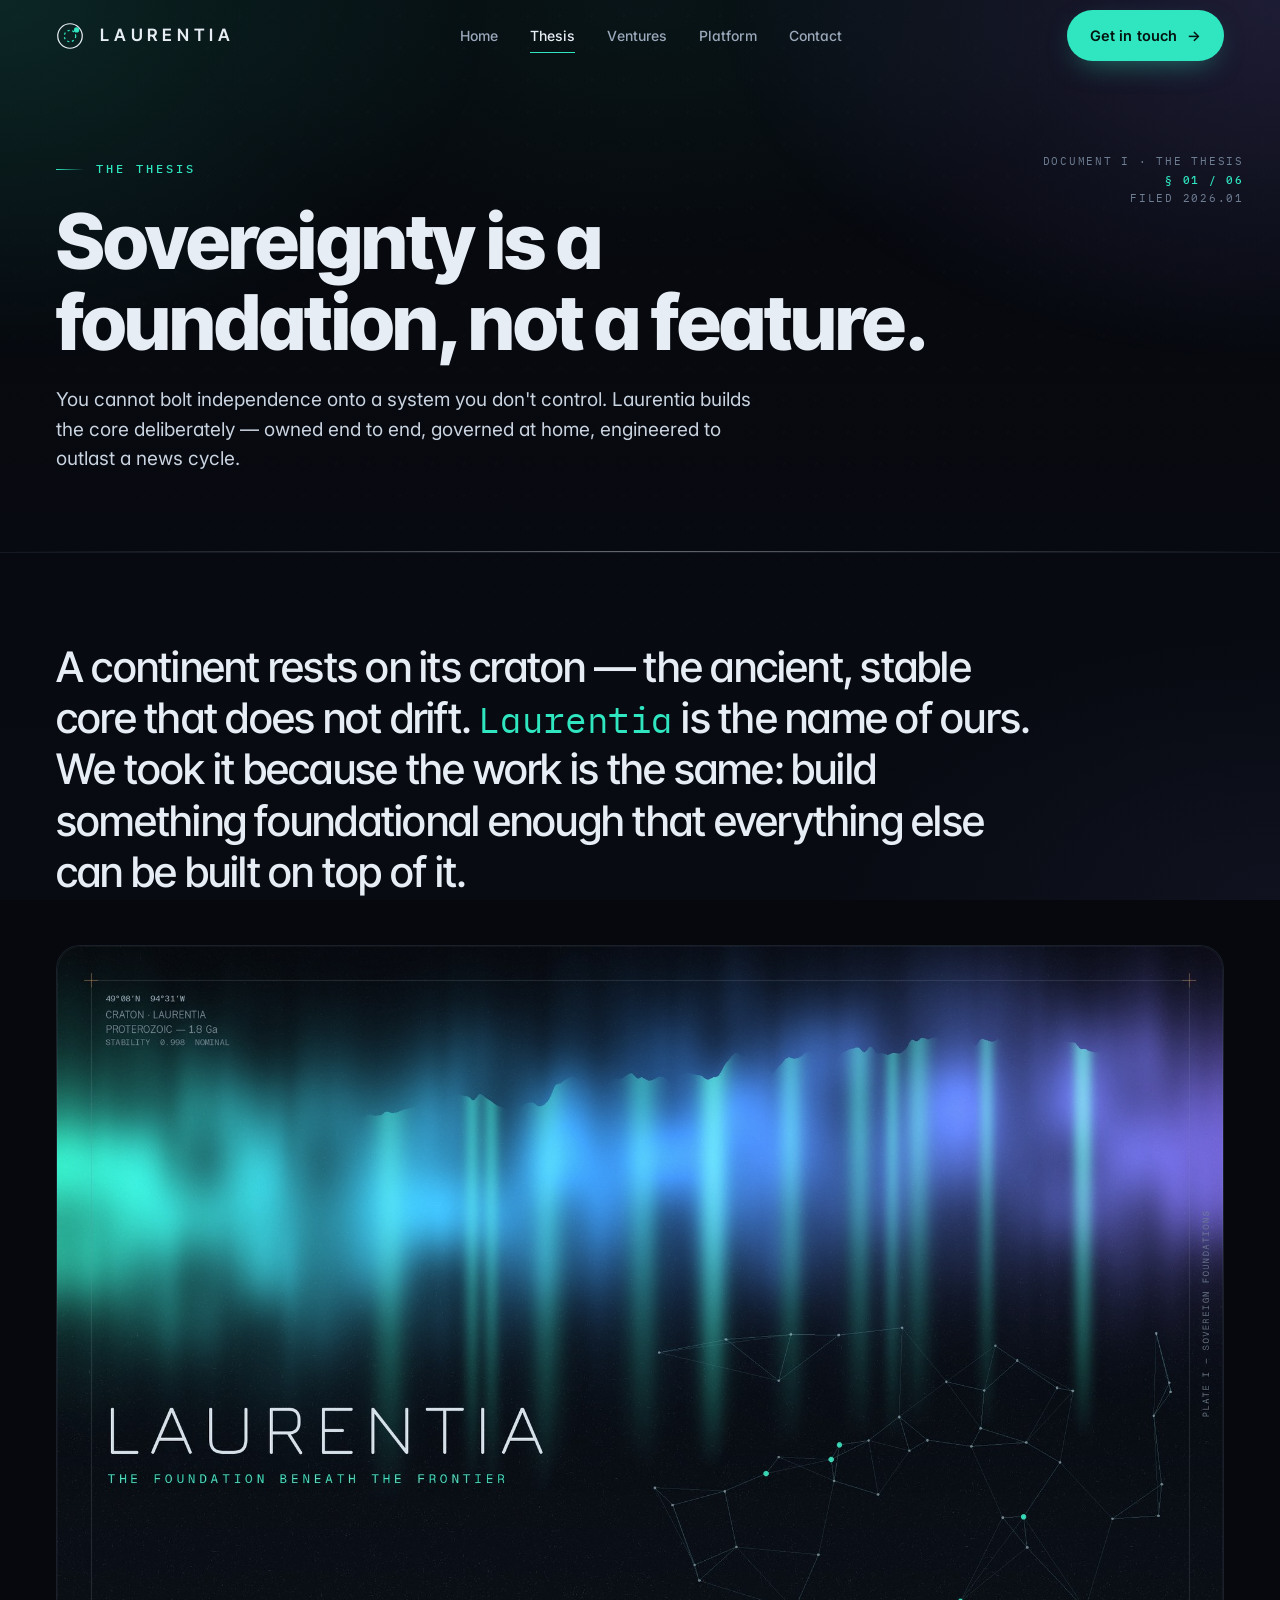
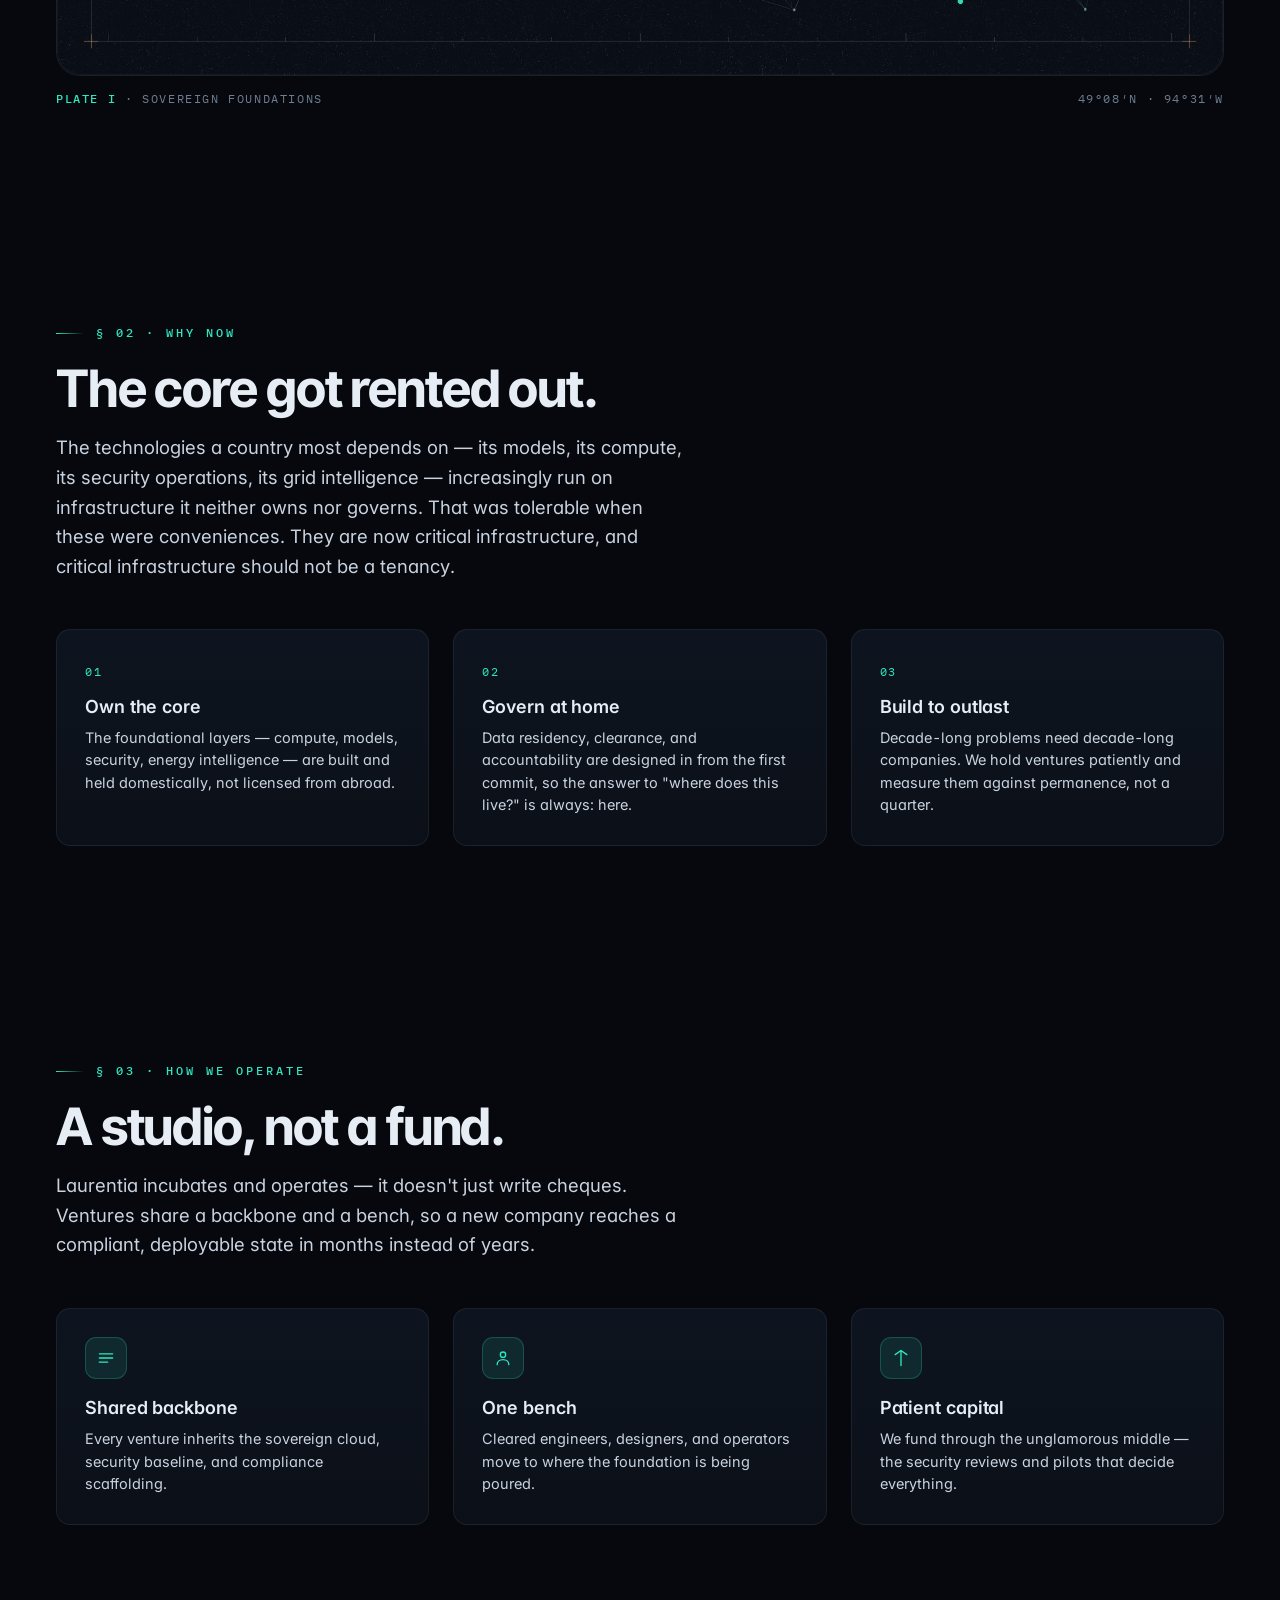
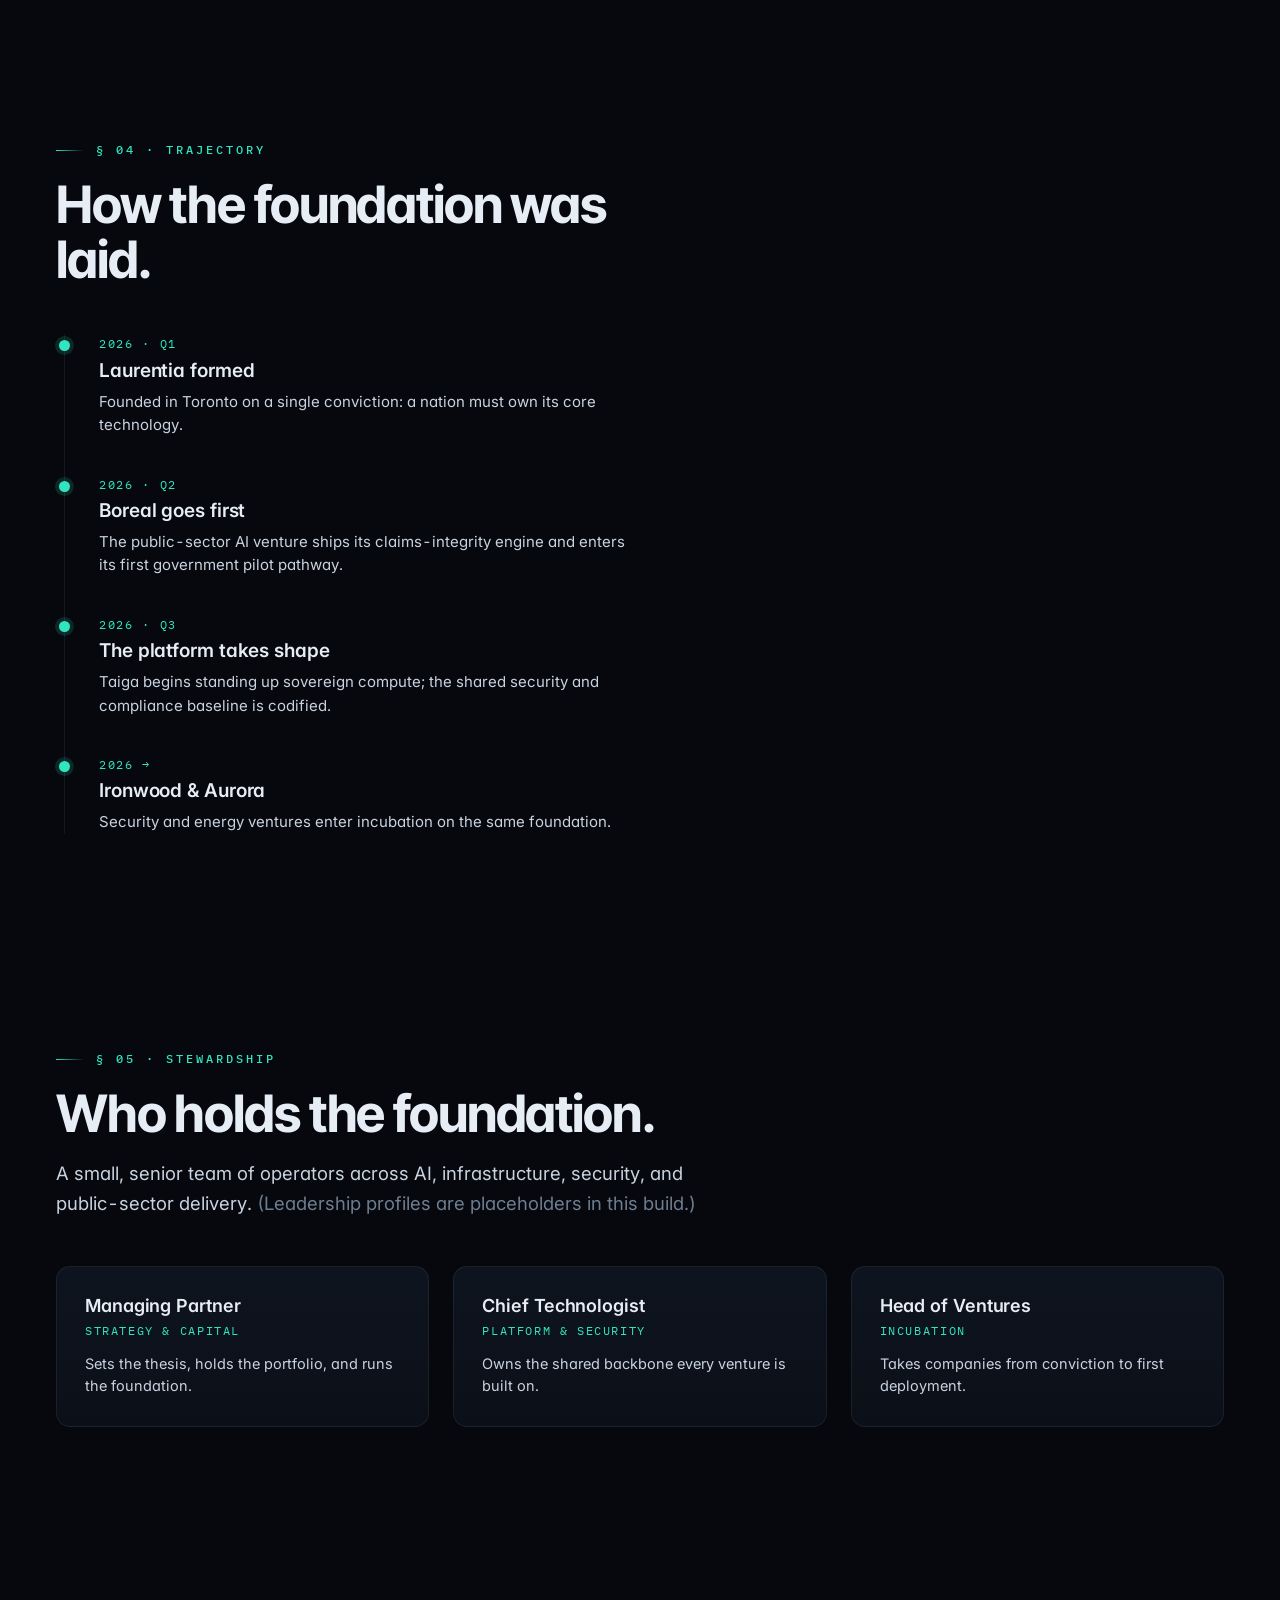
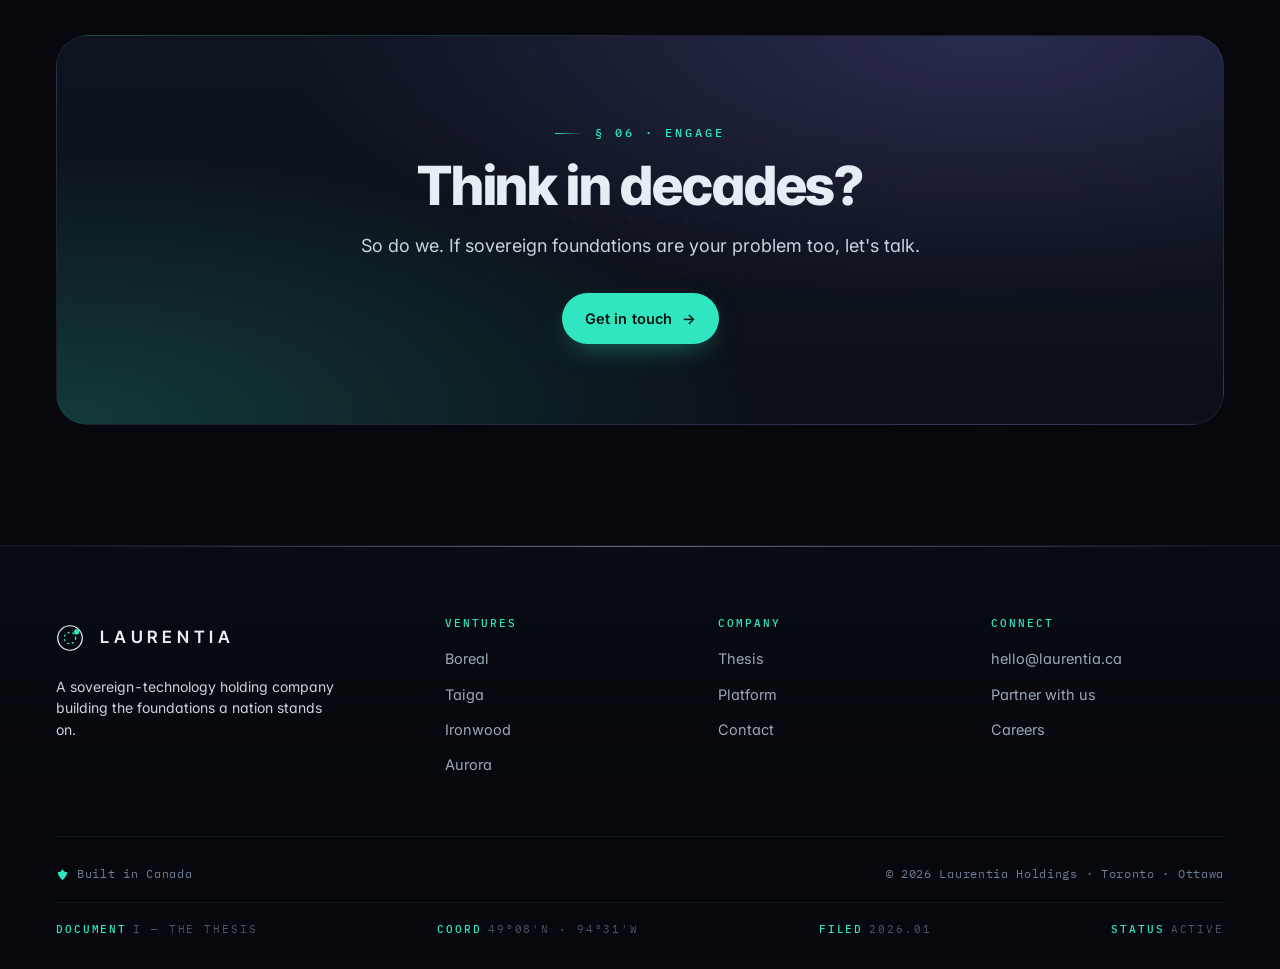
<file: thesis.html>
<!DOCTYPE html>
<html lang="en">
<head>
<meta charset="UTF-8"/>
<meta name="viewport" content="width=device-width, initial-scale=1.0"/>
<meta name="theme-color" content="#06080D"/>
<title>Thesis — Laurentia</title>
<meta name="description" content="Why Laurentia builds sovereign technology foundations, and how the studio operates."/>
<link rel="preconnect" href="https://fonts.googleapis.com"/>
<link rel="preconnect" href="https://fonts.gstatic.com" crossorigin/>
<link href="https://fonts.googleapis.com/css2?family=Inter:wght@400;500;600;700&family=Inter+Tight:wght@500;600;700;800;900&family=IBM+Plex+Mono:wght@400;500&display=swap" rel="stylesheet"/>
<link rel="stylesheet" href="assets/laurentia.css"/>
</head>
<body>
<a class="skip" href="#main">Skip to content</a>

<header class="nav" id="nav">
  <div class="wrap nav-inner">
    <a href="index.html" class="brand" aria-label="Laurentia home">
      <svg class="seal" viewBox="0 0 32 32" aria-hidden="true">
        <circle cx="16" cy="16" r="14" fill="none" stroke="#E7EDF4" stroke-width="1.4"/>
        <circle cx="16" cy="16" r="6.5" fill="none" stroke="#2FE6C0" stroke-width="1.4" stroke-dasharray="2.4 3"/>
        <circle cx="23.5" cy="9" r="3" fill="#2FE6C0"/>
      </svg>
      <span class="wm">LAURENTIA</span>
    </a>
    <nav class="nav-links" id="navlinks" aria-label="Primary">
      <a href="index.html">Home</a>
      <a href="thesis.html" aria-current="page">Thesis</a>
      <a href="ventures.html">Ventures</a>
      <a href="platform.html">Platform</a>
      <a href="contact.html">Contact</a>
    </nav>
    <div class="nav-right">
      <a href="contact.html" class="btn btn-teal">Get in touch <span class="arr" aria-hidden="true">→</span></a>
      <button class="menu-btn" id="menuBtn" aria-label="Toggle menu" aria-expanded="false" aria-controls="navlinks">
        <span></span><span></span><span></span>
      </button>
    </div>
  </div>
</header>

<main id="main">

<section class="phero" aria-labelledby="ph-h">
  <div class="phero-meta" aria-hidden="true">
    Document I · The Thesis<br/>
    <b>§ 01 / 06</b><br/>
    Filed 2026.01
  </div>
  <div class="wrap reveal">
    <span class="eyebrow">The thesis</span>
    <h1 id="ph-h">Sovereignty is a foundation, not a feature.</h1>
    <p>You cannot bolt independence onto a system you don't control. Laurentia builds the core deliberately — owned end to end, governed at home, engineered to outlast a news cycle.</p>
  </div>
</section>

<section class="block tight">
  <div class="wrap reveal">
    <p class="lead-quote">A continent rests on its craton — the ancient, stable core that does not drift. <em>Laurentia</em> is the name of ours. We took it because the work is the same: build something foundational enough that everything else can be built on top of it.</p>
    <div class="reveal" style="margin-top:48px">
      <div class="plate-img">
        <img src="assets/img/hero.jpg" alt="Plate I — Sovereign Foundations: a survey rendering of the Laurentia craton beneath the aurora, the brand's founding artwork." loading="lazy" decoding="async"/>
      </div>
      <div class="plate-cap">
        <span><b>Plate I</b> · Sovereign Foundations</span>
        <span>49°08′N · 94°31′W</span>
      </div>
    </div>
  </div>
</section>

<section class="block" aria-labelledby="why-h">
  <div class="wrap">
    <div class="sec-head reveal">
      <span class="eyebrow">§ 02 · Why now</span>
      <h2 id="why-h">The core got rented out.</h2>
      <p>The technologies a country most depends on — its models, its compute, its security operations, its grid intelligence — increasingly run on infrastructure it neither owns nor governs. That was tolerable when these were conveniences. They are now critical infrastructure, and critical infrastructure should not be a tenancy.</p>
    </div>
    <div class="cols3" data-stagger>
      <div class="pcard reveal"><div class="pnum">01</div><h3>Own the core</h3><p>The foundational layers — compute, models, security, energy intelligence — are built and held domestically, not licensed from abroad.</p></div>
      <div class="pcard reveal"><div class="pnum">02</div><h3>Govern at home</h3><p>Data residency, clearance, and accountability are designed in from the first commit, so the answer to "where does this live?" is always: here.</p></div>
      <div class="pcard reveal"><div class="pnum">03</div><h3>Build to outlast</h3><p>Decade-long problems need decade-long companies. We hold ventures patiently and measure them against permanence, not a quarter.</p></div>
    </div>
  </div>
</section>

<section class="block tight" aria-labelledby="how-h">
  <div class="wrap">
    <div class="sec-head reveal">
      <span class="eyebrow">§ 03 · How we operate</span>
      <h2 id="how-h">A studio, not a fund.</h2>
      <p>Laurentia incubates and operates — it doesn't just write cheques. Ventures share a backbone and a bench, so a new company reaches a compliant, deployable state in months instead of years.</p>
    </div>
    <div class="cols3" data-stagger>
      <div class="pcard reveal">
        <div class="pi"><svg viewBox="0 0 24 24" aria-hidden="true"><path d="M4 7h16M4 12h16M4 17h10"/></svg></div>
        <h3>Shared backbone</h3>
        <p>Every venture inherits the sovereign cloud, security baseline, and compliance scaffolding.</p>
      </div>
      <div class="pcard reveal">
        <div class="pi"><svg viewBox="0 0 24 24" aria-hidden="true"><circle cx="12" cy="8" r="3.2"/><path d="M5 20c0-3.5 3-6 7-6s7 2.5 7 6"/></svg></div>
        <h3>One bench</h3>
        <p>Cleared engineers, designers, and operators move to where the foundation is being poured.</p>
      </div>
      <div class="pcard reveal">
        <div class="pi"><svg viewBox="0 0 24 24" aria-hidden="true"><path d="M12 3v18M5 8l7-5 7 5"/></svg></div>
        <h3>Patient capital</h3>
        <p>We fund through the unglamorous middle — the security reviews and pilots that decide everything.</p>
      </div>
    </div>
  </div>
</section>

<section class="block" aria-labelledby="traj-h">
  <div class="wrap">
    <div class="sec-head reveal"><span class="eyebrow">§ 04 · Trajectory</span><h2 id="traj-h">How the foundation was laid.</h2></div>
    <div class="timeline reveal" data-stagger>
      <div class="tl reveal"><div class="yr">2026 · Q1</div><h3>Laurentia formed</h3><p>Founded in Toronto on a single conviction: a nation must own its core technology.</p></div>
      <div class="tl reveal"><div class="yr">2026 · Q2</div><h3>Boreal goes first</h3><p>The public-sector AI venture ships its claims-integrity engine and enters its first government pilot pathway.</p></div>
      <div class="tl reveal"><div class="yr">2026 · Q3</div><h3>The platform takes shape</h3><p>Taiga begins standing up sovereign compute; the shared security and compliance baseline is codified.</p></div>
      <div class="tl reveal"><div class="yr">2026 →</div><h3>Ironwood &amp; Aurora</h3><p>Security and energy ventures enter incubation on the same foundation.</p></div>
    </div>
  </div>
</section>

<section class="block tight" aria-labelledby="stew-h">
  <div class="wrap">
    <div class="sec-head reveal">
      <span class="eyebrow">§ 05 · Stewardship</span>
      <h2 id="stew-h">Who holds the foundation.</h2>
      <p>A small, senior team of operators across AI, infrastructure, security, and public-sector delivery. <span style="color:var(--fg-mute)">(Leadership profiles are placeholders in this build.)</span></p>
    </div>
    <div class="cols3" data-stagger>
      <div class="pcard reveal"><h3>Managing Partner</h3><span class="role">Strategy &amp; Capital</span><p>Sets the thesis, holds the portfolio, and runs the foundation.</p></div>
      <div class="pcard reveal"><h3>Chief Technologist</h3><span class="role">Platform &amp; Security</span><p>Owns the shared backbone every venture is built on.</p></div>
      <div class="pcard reveal"><h3>Head of Ventures</h3><span class="role">Incubation</span><p>Takes companies from conviction to first deployment.</p></div>
    </div>
  </div>
</section>

<section class="block">
  <div class="wrap"><div class="cta-big reveal">
    <span class="eyebrow">§ 06 · Engage</span>
    <h2>Think in decades?</h2>
    <p>So do we. If sovereign foundations are your problem too, let's talk.</p>
    <a href="contact.html" class="btn btn-teal">Get in touch <span class="arr" aria-hidden="true">→</span></a>
  </div></div>
</section>

</main>

<footer class="site">
  <div class="wrap">
    <div class="foot-top">
      <div class="foot-brand">
        <a href="index.html" class="brand" aria-label="Laurentia home">
          <svg class="seal" viewBox="0 0 32 32" aria-hidden="true">
            <circle cx="16" cy="16" r="14" fill="none" stroke="#E7EDF4" stroke-width="1.4"/>
            <circle cx="16" cy="16" r="6.5" fill="none" stroke="#2FE6C0" stroke-width="1.4" stroke-dasharray="2.4 3"/>
            <circle cx="23.5" cy="9" r="3" fill="#2FE6C0"/>
          </svg>
          <span class="wm">LAURENTIA</span>
        </a>
        <p>A sovereign-technology holding company building the foundations a nation stands on.</p>
      </div>
      <div class="foot-col"><h4>Ventures</h4><a href="ventures.html">Boreal</a><a href="ventures.html">Taiga</a><a href="ventures.html">Ironwood</a><a href="ventures.html">Aurora</a></div>
      <div class="foot-col"><h4>Company</h4><a href="thesis.html">Thesis</a><a href="platform.html">Platform</a><a href="contact.html">Contact</a></div>
      <div class="foot-col"><h4>Connect</h4><a href="mailto:hello@laurentia.ca">hello@laurentia.ca</a><a href="contact.html">Partner with us</a><a href="contact.html">Careers</a></div>
    </div>
    <div class="foot-bot">
      <span class="made">
        <svg class="leaf" viewBox="0 0 24 24" aria-hidden="true"><path d="M12 2c2 5 6 6 9 6-1 7-5 11-9 14-4-3-8-7-9-14 3 0 7-1 9-6z"/></svg>
        Built in Canada
      </span>
      <span>© 2026 Laurentia Holdings · Toronto · Ottawa</span>
    </div>
    <div class="ledger" aria-hidden="true">
      <span><b>Document</b> I — The Thesis</span>
      <span><b>Coord</b> 49°08′N · 94°31′W</span>
      <span><b>Filed</b> 2026.01</span>
      <span><b>Status</b> Active</span>
    </div>
  </div>
</footer>

<script src="assets/app.js"></script>
</body>
</html>
</file>
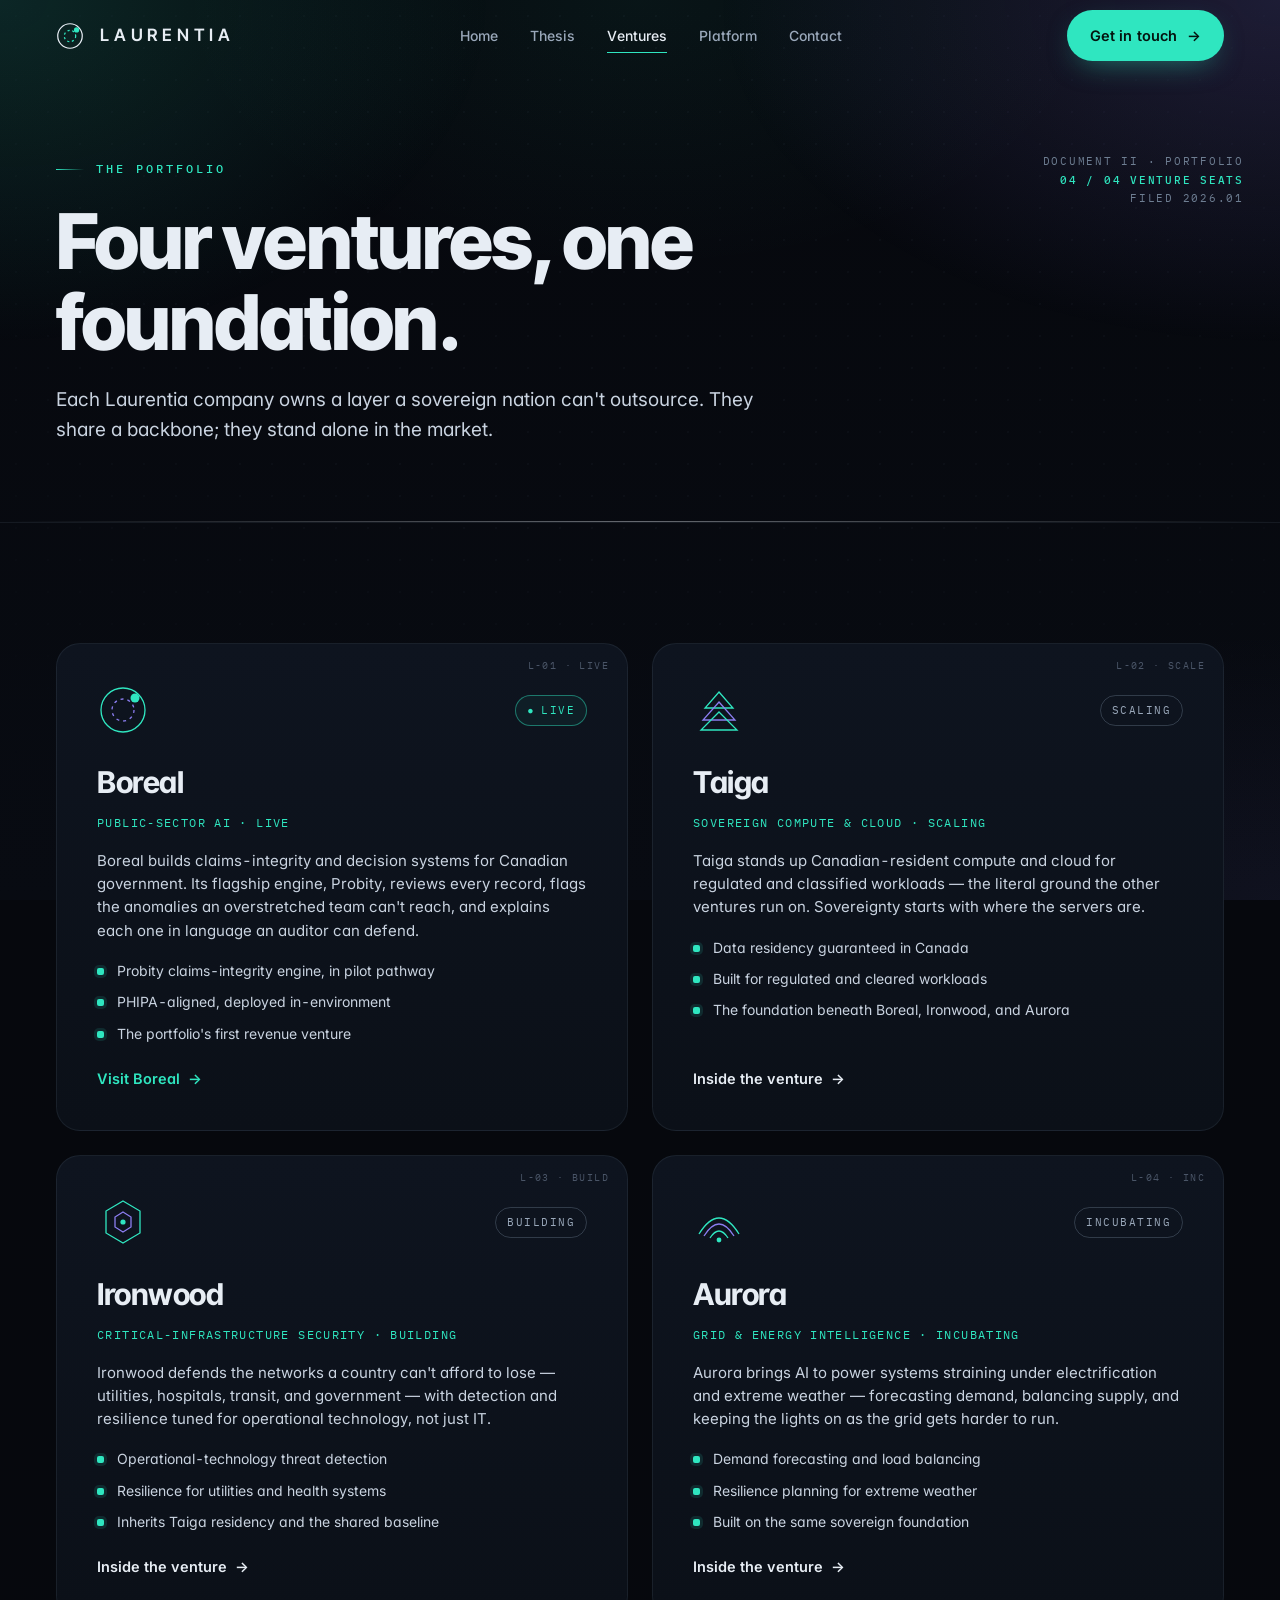
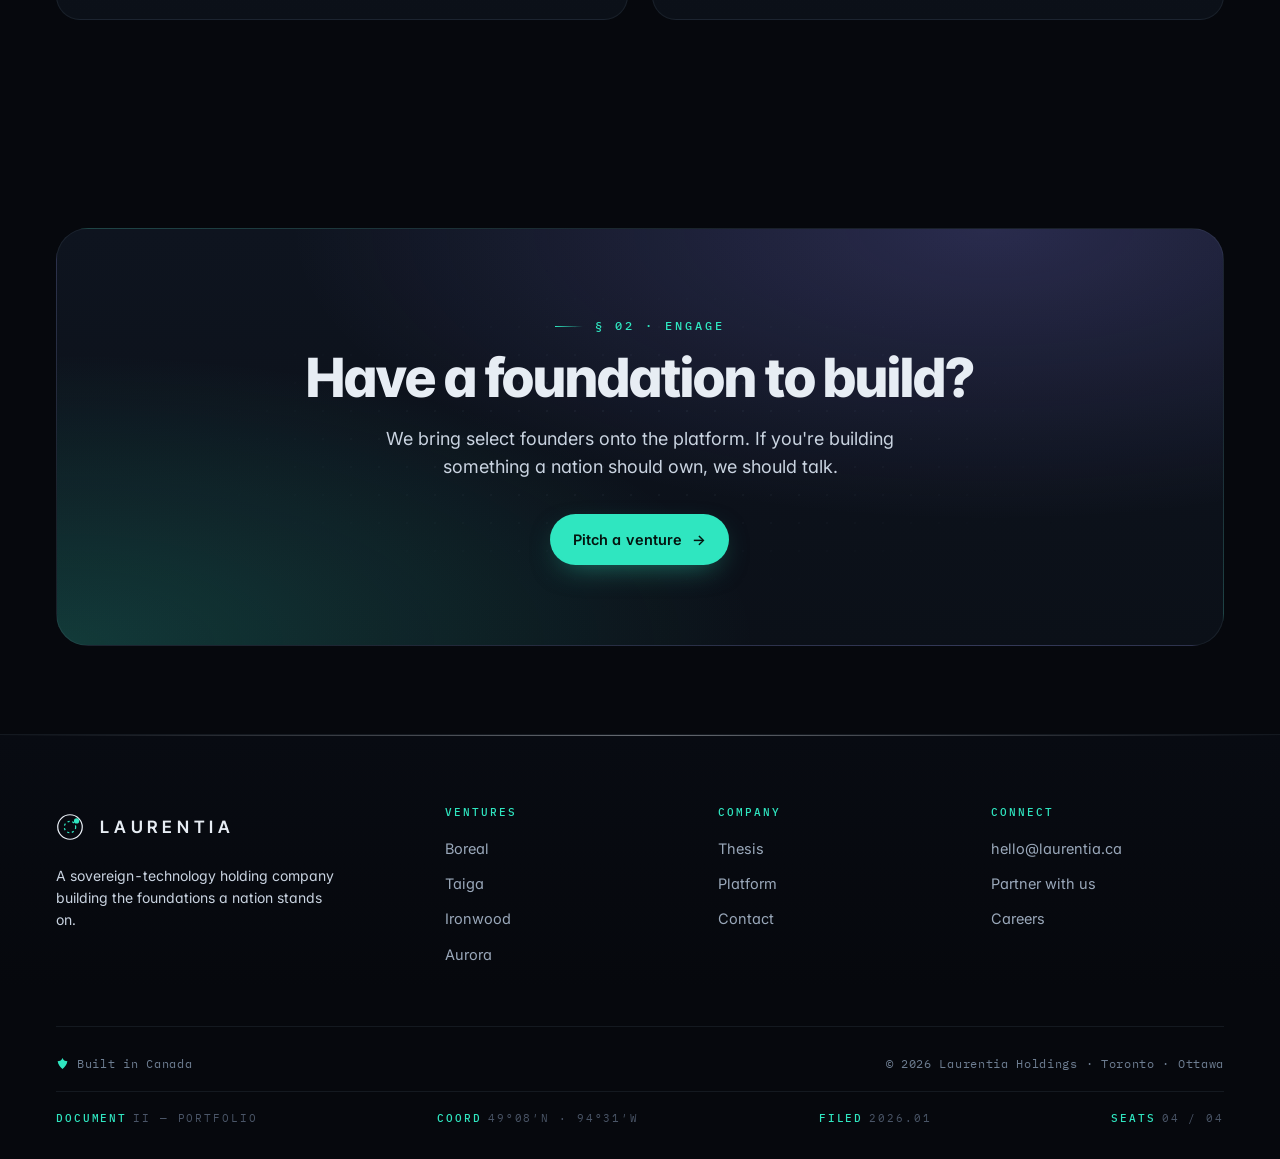
<file: ventures.html>
<!DOCTYPE html>
<html lang="en">
<head>
<meta charset="UTF-8"/>
<meta name="viewport" content="width=device-width, initial-scale=1.0"/>
<meta name="theme-color" content="#06080D"/>
<title>Ventures — Laurentia</title>
<meta name="description" content="Boreal, Taiga, Ironwood, and Aurora — the four ventures Laurentia builds and operates."/>
<link rel="preconnect" href="https://fonts.googleapis.com"/>
<link rel="preconnect" href="https://fonts.gstatic.com" crossorigin/>
<link href="https://fonts.googleapis.com/css2?family=Inter:wght@400;500;600;700&family=Inter+Tight:wght@500;600;700;800;900&family=IBM+Plex+Mono:wght@400;500&display=swap" rel="stylesheet"/>
<link rel="stylesheet" href="assets/laurentia.css"/>
</head>
<body>
<a class="skip" href="#main">Skip to content</a>

<header class="nav" id="nav">
  <div class="wrap nav-inner">
    <a href="index.html" class="brand" aria-label="Laurentia home">
      <svg class="seal" viewBox="0 0 32 32" aria-hidden="true">
        <circle cx="16" cy="16" r="14" fill="none" stroke="#E7EDF4" stroke-width="1.4"/>
        <circle cx="16" cy="16" r="6.5" fill="none" stroke="#2FE6C0" stroke-width="1.4" stroke-dasharray="2.4 3"/>
        <circle cx="23.5" cy="9" r="3" fill="#2FE6C0"/>
      </svg>
      <span class="wm">LAURENTIA</span>
    </a>
    <nav class="nav-links" id="navlinks" aria-label="Primary">
      <a href="index.html">Home</a>
      <a href="thesis.html">Thesis</a>
      <a href="ventures.html" aria-current="page">Ventures</a>
      <a href="platform.html">Platform</a>
      <a href="contact.html">Contact</a>
    </nav>
    <div class="nav-right">
      <a href="contact.html" class="btn btn-teal">Get in touch <span class="arr" aria-hidden="true">→</span></a>
      <button class="menu-btn" id="menuBtn" aria-label="Toggle menu" aria-expanded="false" aria-controls="navlinks">
        <span></span><span></span><span></span>
      </button>
    </div>
  </div>
</header>

<main id="main">

<section class="phero" aria-labelledby="ph-h">
  <div class="phero-meta" aria-hidden="true">
    Document II · Portfolio<br/>
    <b>04 / 04 venture seats</b><br/>
    Filed 2026.01
  </div>
  <div class="wrap reveal">
    <span class="eyebrow">The portfolio</span>
    <h1 id="ph-h">Four ventures, one foundation.</h1>
    <p>Each Laurentia company owns a layer a sovereign nation can't outsource. They share a backbone; they stand alone in the market.</p>
  </div>
</section>

<section class="block" aria-label="Portfolio">
  <div class="wrap">
    <div class="ventures" data-stagger>

      <a class="vcard reveal" href="../boreal/index.html">
        <span class="vcoord" aria-hidden="true">L-01 · LIVE</span>
        <div class="vtop">
          <svg class="emblem" viewBox="0 0 52 52" fill="none" aria-hidden="true">
            <circle cx="26" cy="26" r="22" stroke="#2FE6C0" stroke-width="1.3"/>
            <circle cx="26" cy="26" r="11" stroke="#8B7DF0" stroke-width="1.3" stroke-dasharray="3 4"/>
            <circle cx="38" cy="14" r="4.5" fill="#2FE6C0"/>
          </svg>
          <span class="status live">Live</span>
        </div>
        <div class="vname">Boreal</div>
        <div class="vdomain">Public-sector AI · Live</div>
        <p class="vdesc">Boreal builds claims-integrity and decision systems for Canadian government. Its flagship engine, Probity, reviews every record, flags the anomalies an overstretched team can't reach, and explains each one in language an auditor can defend.</p>
        <ul class="vlist">
          <li>Probity claims-integrity engine, in pilot pathway</li>
          <li>PHIPA-aligned, deployed in-environment</li>
          <li>The portfolio's first revenue venture</li>
        </ul>
        <span class="vlink teal">Visit Boreal <span class="arr" aria-hidden="true">→</span></span>
      </a>

      <a class="vcard reveal" href="contact.html">
        <span class="vcoord" aria-hidden="true">L-02 · SCALE</span>
        <div class="vtop">
          <svg class="emblem" viewBox="0 0 52 52" fill="none" aria-hidden="true">
            <path d="M26 8 L40 24 H12 Z" stroke="#2FE6C0" stroke-width="1.3"/>
            <path d="M26 18 L42 36 H10 Z" stroke="#8B7DF0" stroke-width="1.3"/>
            <path d="M26 28 L44 46 H8 Z" stroke="#2FE6C0" stroke-width="1.3"/>
          </svg>
          <span class="status">Scaling</span>
        </div>
        <div class="vname">Taiga</div>
        <div class="vdomain">Sovereign compute &amp; cloud · Scaling</div>
        <p class="vdesc">Taiga stands up Canadian-resident compute and cloud for regulated and classified workloads — the literal ground the other ventures run on. Sovereignty starts with where the servers are.</p>
        <ul class="vlist">
          <li>Data residency guaranteed in Canada</li>
          <li>Built for regulated and cleared workloads</li>
          <li>The foundation beneath Boreal, Ironwood, and Aurora</li>
        </ul>
        <span class="vlink">Inside the venture <span class="arr" aria-hidden="true">→</span></span>
      </a>

      <a class="vcard reveal" href="contact.html">
        <span class="vcoord" aria-hidden="true">L-03 · BUILD</span>
        <div class="vtop">
          <svg class="emblem" viewBox="0 0 52 52" fill="none" aria-hidden="true">
            <path d="M26 5 L43 15 V37 L26 47 L9 37 V15 Z" stroke="#2FE6C0" stroke-width="1.3"/>
            <path d="M26 16 L34 21 V31 L26 36 L18 31 V21 Z" stroke="#8B7DF0" stroke-width="1.3"/>
            <circle cx="26" cy="26" r="2.6" fill="#2FE6C0"/>
          </svg>
          <span class="status">Building</span>
        </div>
        <div class="vname">Ironwood</div>
        <div class="vdomain">Critical-infrastructure security · Building</div>
        <p class="vdesc">Ironwood defends the networks a country can't afford to lose — utilities, hospitals, transit, and government — with detection and resilience tuned for operational technology, not just IT.</p>
        <ul class="vlist">
          <li>Operational-technology threat detection</li>
          <li>Resilience for utilities and health systems</li>
          <li>Inherits Taiga residency and the shared baseline</li>
        </ul>
        <span class="vlink">Inside the venture <span class="arr" aria-hidden="true">→</span></span>
      </a>

      <a class="vcard reveal" href="contact.html">
        <span class="vcoord" aria-hidden="true">L-04 · INC</span>
        <div class="vtop">
          <svg class="emblem" viewBox="0 0 52 52" fill="none" aria-hidden="true">
            <path d="M6 38 Q26 6 46 38" stroke="#2FE6C0" stroke-width="1.3"/>
            <path d="M11 40 Q26 16 41 40" stroke="#8B7DF0" stroke-width="1.3"/>
            <path d="M17 42 Q26 28 35 42" stroke="#2FE6C0" stroke-width="1.3"/>
            <circle cx="26" cy="44" r="2.4" fill="#2FE6C0"/>
          </svg>
          <span class="status">Incubating</span>
        </div>
        <div class="vname">Aurora</div>
        <div class="vdomain">Grid &amp; energy intelligence · Incubating</div>
        <p class="vdesc">Aurora brings AI to power systems straining under electrification and extreme weather — forecasting demand, balancing supply, and keeping the lights on as the grid gets harder to run.</p>
        <ul class="vlist">
          <li>Demand forecasting and load balancing</li>
          <li>Resilience planning for extreme weather</li>
          <li>Built on the same sovereign foundation</li>
        </ul>
        <span class="vlink">Inside the venture <span class="arr" aria-hidden="true">→</span></span>
      </a>

    </div>
  </div>
</section>

<section class="block tight">
  <div class="wrap"><div class="cta-big reveal">
    <span class="eyebrow">§ 02 · Engage</span>
    <h2>Have a foundation to build?</h2>
    <p>We bring select founders onto the platform. If you're building something a nation should own, we should talk.</p>
    <a href="contact.html" class="btn btn-teal">Pitch a venture <span class="arr" aria-hidden="true">→</span></a>
  </div></div>
</section>

</main>

<footer class="site">
  <div class="wrap">
    <div class="foot-top">
      <div class="foot-brand">
        <a href="index.html" class="brand" aria-label="Laurentia home">
          <svg class="seal" viewBox="0 0 32 32" aria-hidden="true">
            <circle cx="16" cy="16" r="14" fill="none" stroke="#E7EDF4" stroke-width="1.4"/>
            <circle cx="16" cy="16" r="6.5" fill="none" stroke="#2FE6C0" stroke-width="1.4" stroke-dasharray="2.4 3"/>
            <circle cx="23.5" cy="9" r="3" fill="#2FE6C0"/>
          </svg>
          <span class="wm">LAURENTIA</span>
        </a>
        <p>A sovereign-technology holding company building the foundations a nation stands on.</p>
      </div>
      <div class="foot-col"><h4>Ventures</h4><a href="ventures.html">Boreal</a><a href="ventures.html">Taiga</a><a href="ventures.html">Ironwood</a><a href="ventures.html">Aurora</a></div>
      <div class="foot-col"><h4>Company</h4><a href="thesis.html">Thesis</a><a href="platform.html">Platform</a><a href="contact.html">Contact</a></div>
      <div class="foot-col"><h4>Connect</h4><a href="mailto:hello@laurentia.ca">hello@laurentia.ca</a><a href="contact.html">Partner with us</a><a href="contact.html">Careers</a></div>
    </div>
    <div class="foot-bot">
      <span class="made">
        <svg class="leaf" viewBox="0 0 24 24" aria-hidden="true"><path d="M12 2c2 5 6 6 9 6-1 7-5 11-9 14-4-3-8-7-9-14 3 0 7-1 9-6z"/></svg>
        Built in Canada
      </span>
      <span>© 2026 Laurentia Holdings · Toronto · Ottawa</span>
    </div>
    <div class="ledger" aria-hidden="true">
      <span><b>Document</b> II — Portfolio</span>
      <span><b>Coord</b> 49°08′N · 94°31′W</span>
      <span><b>Filed</b> 2026.01</span>
      <span><b>Seats</b> 04 / 04</span>
    </div>
  </div>
</footer>

<script src="assets/app.js"></script>
</body>
</html>
</file>
<file: assets/laurentia.css>
/* =====================================================================
   LAURENTIA — Deep-Time Sovereign · v2 system
   Cartographic, museum-grade, obsidian + aurora
   ===================================================================== */

:root{
  /* ---------- canvas ---------- */
  --bg:        #06080D;
  --bg-1:      #080B12;
  --bg-2:      #0B1018;
  --surf:      #0E141F;
  --surf-2:    #131B29;
  --surf-3:    #182233;

  /* ---------- foreground ---------- */
  --fg:        #E7EDF4;
  --fg-1:      #C9D3E0;
  --fg-dim:    #9AA8BA;
  --fg-mute:   #6E7E92;
  --fg-faint:  #4A5567;

  /* ---------- hairlines ---------- */
  --line:      rgba(150,172,196,.10);
  --line-1:    rgba(150,172,196,.16);
  --line-2:    rgba(150,172,196,.26);
  --line-3:    rgba(231,237,244,.42);

  /* ---------- aurora ---------- */
  --teal:      #2FE6C0;
  --teal-d:    #1FA88A;
  --violet:    #8B7DF0;
  --violet-d:  #6A5BD6;
  --blue:      #3A96FF;
  --copper:    #C9924E;
  --ore:       #B7864A;
  --danger:    #FF8A6B;

  /* aurora composite gradients */
  --aurora:        linear-gradient(135deg,var(--teal) 0%,var(--violet) 100%);
  --aurora-soft:   linear-gradient(135deg,rgba(47,230,192,.16),rgba(139,125,240,.16));
  --aurora-ring:   conic-gradient(from 220deg,rgba(47,230,192,.0),rgba(47,230,192,.7),rgba(139,125,240,.6),rgba(47,230,192,0));

  /* ---------- type ---------- */
  --f-display: "Inter Tight", "Inter", system-ui, -apple-system, sans-serif;
  --f-body:    "Inter", system-ui, -apple-system, "Segoe UI", sans-serif;
  --f-mono:    "IBM Plex Mono", ui-monospace, "SFMono-Regular", Menlo, monospace;
  --f-mark:    "Inter Tight", "Inter", system-ui, sans-serif;

  /* fluid type scale */
  --fs-10: 10.5px;
  --fs-12: clamp(11px, .72vw + 8px, 12.5px);
  --fs-13: clamp(12.5px, .72vw + 9.5px, 13.5px);
  --fs-14: clamp(13px, .76vw + 10px, 14.5px);
  --fs-15: clamp(14px, .8vw + 11px, 15.5px);
  --fs-16: clamp(15px, .9vw + 12px, 16.5px);
  --fs-18: clamp(16px, 1vw + 13px, 18.5px);
  --fs-20: clamp(18px, 1.2vw + 14px, 20px);
  --fs-h3: clamp(20px, 1.4vw + 16px, 26px);
  --fs-h2: clamp(28px, 3.4vw + 8px, 52px);
  --fs-h1: clamp(36px, 5.2vw + 8px, 76px);
  --fs-display: clamp(38px, 6.2vw + 10px, 102px);

  /* ---------- spacing (8pt) ---------- */
  --s-1:  4px;
  --s-2:  8px;
  --s-3:  12px;
  --s-4:  16px;
  --s-5:  20px;
  --s-6:  24px;
  --s-7:  32px;
  --s-8:  40px;
  --s-9:  48px;
  --s-10: 64px;
  --s-11: 88px;
  --s-12: 120px;

  /* ---------- layout ---------- */
  --maxw:    1240px;
  --gutter:  clamp(20px, 3vw, 36px);

  /* ---------- radii ---------- */
  --r-xs:  6px;
  --r-sm:  10px;
  --r:     14px;
  --r-md:  18px;
  --r-lg:  24px;
  --r-xl:  32px;
  --r-pill: 999px;

  /* ---------- elevation ---------- */
  --sh-1: 0 1px 0 rgba(255,255,255,.02) inset, 0 1px 2px rgba(0,0,0,.4);
  --sh-2: 0 1px 0 rgba(255,255,255,.03) inset, 0 8px 24px rgba(0,0,0,.45);
  --sh-3: 0 1px 0 rgba(255,255,255,.04) inset, 0 20px 60px -20px rgba(0,0,0,.7);
  --sh-glow-teal:   0 10px 30px -12px rgba(47,230,192,.55), 0 0 0 1px rgba(47,230,192,.35) inset;
  --sh-glow-violet: 0 10px 30px -12px rgba(139,125,240,.50);

  /* ---------- motion ---------- */
  --dur-1: 140ms;
  --dur-2: 220ms;
  --dur-3: 360ms;
  --dur-4: 560ms;
  --dur-5: 860ms;
  --ease:        cubic-bezier(.22,.61,.36,1);
  --ease-out:    cubic-bezier(.16,1,.3,1);
  --ease-spring: cubic-bezier(.34,1.32,.55,1);

  /* ---------- z ---------- */
  --z-nav: 100;
  --z-overlay: 200;
  --z-modal: 300;
}

/* =====================================================================
   Reset + base
   ===================================================================== */
*,*::before,*::after{box-sizing:border-box;margin:0;padding:0}
html{
  scroll-behavior:smooth;
  -webkit-text-size-adjust:100%;
  text-rendering:optimizeLegibility;
}
body{
  font-family:var(--f-body);
  background:var(--bg);
  color:var(--fg);
  font-size:16px;
  line-height:1.6;
  font-feature-settings:"cv11","ss01","ss03";
  font-variant-numeric:tabular-nums lining-nums;
  -webkit-font-smoothing:antialiased;
  -moz-osx-font-smoothing:grayscale;
  overflow-x:hidden;
  min-height:100dvh;
}
body::before{ /* subtle survey grid + vignette */
  content:"";position:fixed;inset:0;z-index:-1;pointer-events:none;
  background:
    radial-gradient(60% 50% at 50% 0%, rgba(47,230,192,.06), transparent 60%),
    radial-gradient(60% 50% at 100% 100%, rgba(139,125,240,.06), transparent 60%),
    linear-gradient(180deg, var(--bg), var(--bg-1) 100%);
}
body::after{ /* the dot-grid */
  content:"";position:fixed;inset:0;z-index:-1;pointer-events:none;opacity:.5;
  background-image:
    radial-gradient(rgba(150,172,196,.08) 1px, transparent 1px);
  background-size:32px 32px;
  mask-image:radial-gradient(ellipse 90% 70% at 50% 30%, #000 40%, transparent 100%);
  -webkit-mask-image:radial-gradient(ellipse 90% 70% at 50% 30%, #000 40%, transparent 100%);
}
::selection{background:var(--teal);color:var(--bg)}
img,svg,video{display:block;max-width:100%}
img{height:auto}
a{color:inherit;text-decoration:none}
button{font:inherit;color:inherit;background:none;border:0;cursor:pointer}
input,select,textarea{font:inherit;color:inherit}
hr{border:0;border-top:1px solid var(--line);margin:var(--s-7) 0}
section{scroll-margin-top:96px}

/* =====================================================================
   Layout
   ===================================================================== */
.wrap{
  width:100%;
  max-width:var(--maxw);
  margin-inline:auto;
  padding-inline:var(--gutter);
  position:relative;
}

/* =====================================================================
   Typography
   ===================================================================== */
h1,h2,h3,h4,.display{
  font-family:var(--f-display);
  font-weight:700;
  line-height:1.06;
  letter-spacing:-.022em;
  color:var(--fg);
  font-feature-settings:"cv11","ss01","ss03";
}
h1{font-size:var(--fs-h1)}
h2{font-size:var(--fs-h2)}
h3{font-size:var(--fs-h3); letter-spacing:-.005em; line-height:1.18}
.mono{font-family:var(--f-mono)}
.mark{font-family:var(--f-mark)}

/* eyebrow — surveyor's label */
.eyebrow{
  font-family:var(--f-mono);
  font-size:11.5px;
  letter-spacing:.26em;
  text-transform:uppercase;
  color:var(--teal);
  display:inline-flex;
  align-items:center;
  gap:12px;
  font-weight:500;
}
.eyebrow::before{
  content:"";
  width:28px;
  height:1px;
  background:linear-gradient(90deg, var(--teal), rgba(47,230,192,0));
}

/* lede / quote */
.lead-quote{
  font-family:var(--f-display);
  font-weight:500;
  font-size:clamp(24px,3.4vw,42px);
  line-height:1.22;
  letter-spacing:-.018em;
  max-width:24ch;
}
.lead-quote{max-width:32ch}
@media (min-width:760px){.lead-quote{max-width:40ch}}
.lead-quote em{
  font-family:var(--f-mono);
  font-style:normal;
  font-weight:400;
  color:var(--teal);
  letter-spacing:-.01em;
  font-size:.86em;
}

/* =====================================================================
   Accessibility primitives
   ===================================================================== */
.skip{
  position:fixed;
  left:14px;top:-60px;
  z-index:var(--z-overlay);
  background:var(--teal);
  color:var(--bg);
  padding:11px 18px;
  border-radius:0 0 10px 10px;
  font-weight:700;
  font-size:14px;
  transition:top .2s var(--ease);
}
.skip:focus{top:0}
a:focus-visible,
button:focus-visible,
.btn:focus-visible,
input:focus-visible,
select:focus-visible,
textarea:focus-visible{
  outline:2px solid var(--teal);
  outline-offset:3px;
  border-radius:8px;
}

/* =====================================================================
   Scroll progress hairline
   ===================================================================== */
.scrollbar{
  position:fixed;
  top:0;left:0;right:0;
  height:2px;
  background:transparent;
  z-index:calc(var(--z-nav) + 1);
  pointer-events:none;
}
.scrollbar::before{
  content:"";
  position:absolute; inset:0;
  background:linear-gradient(90deg,var(--teal),var(--violet));
  transform-origin:0 50%;
  transform:scaleX(var(--scroll, 0));
  transition:transform .12s linear;
}

/* =====================================================================
   Buttons
   ===================================================================== */
.btn{
  --btn-bg: transparent;
  --btn-fg: var(--fg);
  --btn-bd: var(--line-2);
  display:inline-flex;
  align-items:center;
  gap:10px;
  font-family:var(--f-body);
  font-weight:600;
  font-size:14.5px;
  letter-spacing:.005em;
  padding:13px 22px;
  min-height:46px;
  border-radius:var(--r-pill);
  border:1px solid var(--btn-bd);
  background:var(--btn-bg);
  color:var(--btn-fg);
  cursor:pointer;
  position:relative;
  isolation:isolate;
  transition:
    transform var(--dur-2) var(--ease-spring),
    background var(--dur-2) var(--ease),
    color var(--dur-2) var(--ease),
    border-color var(--dur-2) var(--ease),
    box-shadow var(--dur-2) var(--ease);
  will-change:transform;
}
.btn .arr{display:inline-block;transition:transform var(--dur-2) var(--ease-out)}
.btn:hover{transform:translateY(-2px)}
.btn:hover .arr{transform:translateX(3px)}
.btn:active{transform:translateY(0)}

.btn-teal{
  --btn-bg:var(--teal);
  --btn-fg:#04140F;
  --btn-bd:transparent;
  box-shadow:var(--sh-glow-teal);
}
.btn-teal:hover{
  box-shadow:0 18px 40px -14px rgba(47,230,192,.7), 0 0 0 1px rgba(47,230,192,.45) inset;
}

.btn-ghost{--btn-bd:var(--line-2); color:var(--fg)}
.btn-ghost:hover{--btn-bd:var(--teal); color:var(--teal)}

.btn-link{
  display:inline-flex;align-items:center;gap:8px;
  color:var(--teal);font-weight:600;font-size:14.5px;
  border-bottom:1px solid rgba(47,230,192,.35);
  padding-bottom:2px;
  transition:border-color .25s var(--ease), gap .25s var(--ease);
}
.btn-link:hover{border-color:var(--teal);gap:11px}

/* =====================================================================
   Navigation
   ===================================================================== */
header.nav{
  position:fixed;
  inset:0 0 auto 0;
  z-index:var(--z-nav);
  border-bottom:1px solid transparent;
  transition:background .35s var(--ease), border-color .35s, backdrop-filter .35s;
}
header.nav.scrolled{
  background:rgba(8,11,18,.72);
  backdrop-filter:blur(18px) saturate(140%);
  -webkit-backdrop-filter:blur(18px) saturate(140%);
  border-bottom-color:var(--line);
}
.nav-inner{
  display:flex;
  align-items:center;
  justify-content:space-between;
  height:72px;
  gap:var(--s-6);
}
.brand{
  display:inline-flex;
  align-items:center;
  gap:12px;
  padding:6px 0;
}
.brand .seal{width:28px;height:28px;flex:none}
.brand .wm{
  font-family:var(--f-mark);
  font-weight:600;
  font-size:17px;
  letter-spacing:.28em;
  padding-left:4px;
  color:var(--fg);
  text-transform:uppercase;
}

.nav-links{
  display:flex;
  align-items:center;
  gap:var(--s-7);
}
.nav-links a{
  font-size:14px;
  color:var(--fg-dim);
  font-weight:500;
  padding:10px 0;
  position:relative;
  transition:color .2s var(--ease);
  letter-spacing:.005em;
}
.nav-links a:hover{color:var(--fg)}
.nav-links a[aria-current="page"]{color:var(--fg)}
.nav-links a::after{
  content:"";
  position:absolute;
  left:50%;right:50%;
  bottom:4px;
  height:1px;
  background:var(--teal);
  transition:left .25s var(--ease), right .25s var(--ease);
}
.nav-links a:hover::after,
.nav-links a[aria-current="page"]::after{left:0;right:0}

.nav-right{display:flex;align-items:center;gap:14px}

/* hamburger */
.menu-btn{
  display:none;
  width:44px;height:44px;
  position:relative;
  border-radius:10px;
}
.menu-btn span{
  position:absolute;
  left:10px;
  width:24px;height:2px;
  background:var(--fg);
  border-radius:2px;
  transition:.32s var(--ease);
}
.menu-btn span:nth-child(1){top:15px}
.menu-btn span:nth-child(2){top:21px}
.menu-btn span:nth-child(3){top:27px}
body.menu-open .menu-btn span:nth-child(1){top:21px;transform:rotate(45deg)}
body.menu-open .menu-btn span:nth-child(2){opacity:0}
body.menu-open .menu-btn span:nth-child(3){top:21px;transform:rotate(-45deg)}

/* =====================================================================
   Hero (home)
   ===================================================================== */
.hero{
  position:relative;
  min-height:100vh;
  min-height:100dvh;
  display:flex;
  align-items:flex-end;
  overflow:hidden;
  padding-block:140px 10vh;
  isolation:isolate;
}
.hero-bg{position:absolute;inset:0;background:var(--bg);z-index:-3}
.hero-bg img{
  position:absolute;inset:0;
  width:100%;height:100%;
  object-fit:cover;
  opacity:.85;
  filter:saturate(1.05);
}
.hero-bg::after{
  content:"";position:absolute;inset:0;
  background:
    radial-gradient(80% 60% at 50% 10%, transparent 0%, rgba(6,8,13,.3) 60%, var(--bg) 100%),
    linear-gradient(180deg, rgba(6,8,13,.55) 0%, rgba(6,8,13,0) 30%, rgba(6,8,13,.15) 60%, var(--bg) 98%);
}
canvas#aura{position:absolute;inset:0;width:100%;height:100%;z-index:-1;pointer-events:none}

.hero-inner{
  position:relative;
  width:100%;
  z-index:1;
}

/* hero registration corners */
.hero-inner::before,
.hero-inner::after{
  content:"";
  position:absolute;
  width:22px;height:22px;
  border:1px solid var(--line-2);
  pointer-events:none;
  opacity:.7;
}
.hero-inner::before{top:-4px;left:-4px;border-right:0;border-bottom:0}
.hero-inner::after{bottom:-4px;right:-4px;border-left:0;border-top:0}

.hero-eyebrow{margin-bottom:22px}

.hero h1{
  font-size:var(--fs-display);
  font-weight:800;
  letter-spacing:-.028em;
  line-height:.98;
  max-width:22ch;
}
.hero h1 .thin{
  font-family:var(--f-mark);
  font-weight:500;
  font-size:clamp(12px,1.2vw,15px);
  color:var(--teal);
  text-transform:uppercase;
  margin-bottom:20px;
  display:block;
  letter-spacing:.42em;
}
.hero p.lede{
  margin-top:28px;
  max-width:58ch;
  font-size:clamp(16px,1.2vw,19px);
  color:var(--fg-1);
  line-height:1.55;
}
.hero-actions{
  margin-top:36px;
  display:flex;
  gap:14px;
  flex-wrap:wrap;
}
.hero-foot{
  margin-top:58px;
  display:grid;
  grid-template-columns:repeat(4,minmax(0,1fr));
  gap:var(--s-6);
  border-top:1px solid var(--line);
  padding-top:26px;
}
.hero-foot .k{
  font-family:var(--f-display);
  font-size:clamp(22px,2.2vw,28px);
  font-weight:700;
  letter-spacing:-.02em;
}
.hero-foot .v{
  font-family:var(--f-mono);
  font-size:10.5px;
  letter-spacing:.14em;
  text-transform:uppercase;
  color:var(--fg-mute);
  margin-top:4px;
}

/* survey ledger top-right of hero */
.hero-meta{
  position:absolute;
  top:104px;right:var(--gutter);
  font-family:var(--f-mono);
  font-size:11px;
  letter-spacing:.16em;
  text-transform:uppercase;
  color:var(--fg-mute);
  text-align:right;
  line-height:1.7;
  z-index:2;
  pointer-events:none;
}
.hero-meta b{color:var(--teal);font-weight:500}
@media (max-width:880px){.hero-meta{display:none}}

/* =====================================================================
   Generic section
   ===================================================================== */
.block{padding:var(--s-12) 0;position:relative}
.block.tight{padding:var(--s-11) 0}
.sec-head{max-width:64ch;margin-bottom:var(--s-9)}
.sec-head h2{margin-top:18px}
.sec-head p{
  color:var(--fg-1);
  font-size:var(--fs-18);
  margin-top:18px;
  max-width:60ch;
}

/* contour divider */
.contour{display:block;width:100%;height:80px;opacity:.5}
.contour path{fill:none;stroke:var(--line-2);stroke-width:1}

/* registration corners utility */
.regx{position:relative}
.regx::before,
.regx::after{
  content:"";position:absolute;
  width:14px;height:14px;
  border:1px solid var(--line-2);
  pointer-events:none;
  opacity:.7;
}
.regx::before{top:-1px;left:-1px;border-right:0;border-bottom:0}
.regx::after{bottom:-1px;right:-1px;border-left:0;border-top:0}

/* =====================================================================
   Substrate (foundation diagram)
   ===================================================================== */
.substrate{
  display:grid;
  grid-template-columns:1fr;
  gap:14px;
  margin-top:8px;
  position:relative;
}
.substrate::before{ /* depth ruler */
  content:"";
  position:absolute;
  left:-14px;top:8px;bottom:8px;
  width:1px;background:var(--line);
}
.layer{
  position:relative;
  border:1px solid var(--line);
  border-radius:var(--r);
  padding:22px 26px;
  background:linear-gradient(180deg,rgba(19,27,41,.7),rgba(14,20,31,.4));
  display:flex;
  align-items:center;
  gap:22px;
  transition:transform var(--dur-3) var(--ease), border-color var(--dur-3) var(--ease), background var(--dur-3) var(--ease);
}
.layer:hover{
  transform:translateX(6px);
  border-color:var(--line-2);
  background:linear-gradient(180deg,rgba(24,34,51,.85),rgba(14,20,31,.5));
}
.layer .lx{
  font-family:var(--f-mono);
  font-size:11.5px;
  color:var(--teal);
  width:54px;flex:none;
  letter-spacing:.08em;
}
.layer h3{font-family:var(--f-body);font-weight:600;font-size:18px;letter-spacing:-.005em}
.layer p{color:var(--fg-1);font-size:14.5px;margin-top:4px;max-width:60ch}
.layer.bedrock{
  background:
    linear-gradient(180deg,rgba(47,230,192,.10),rgba(14,20,31,.25)),
    linear-gradient(180deg,var(--surf),var(--surf-2));
  border-color:rgba(47,230,192,.32);
  box-shadow:var(--sh-glow-teal);
}
.layer.bedrock .lx{color:var(--ore)}

/* =====================================================================
   Venture cards
   ===================================================================== */
.ventures{
  display:grid;
  grid-template-columns:repeat(2, minmax(0,1fr));
  gap:var(--s-6);
}
.vcard{
  position:relative;
  border:1px solid var(--line);
  border-radius:var(--r-lg);
  padding:var(--s-8);
  overflow:hidden;
  background:
    linear-gradient(180deg,var(--surf),var(--bg-2));
  transition:transform var(--dur-3) var(--ease-out), border-color var(--dur-3) var(--ease);
  isolation:isolate;
  display:flex;
  flex-direction:column;
}
/* aurora ring on hover */
.vcard::before{
  content:"";
  position:absolute;
  inset:0;
  border-radius:inherit;
  padding:1px;
  background:linear-gradient(135deg,var(--teal),var(--violet));
  -webkit-mask:linear-gradient(#000 0 0) content-box,linear-gradient(#000 0 0);
  -webkit-mask-composite:xor;
  mask-composite:exclude;
  opacity:0;
  transition:opacity var(--dur-3) var(--ease);
  pointer-events:none;
}
/* scan line on hover */
.vcard::after{
  content:"";
  position:absolute;
  left:0;right:0;top:0;
  height:1px;
  background:linear-gradient(90deg,transparent,var(--teal),transparent);
  opacity:0;
  transform:translateY(0);
  transition:opacity var(--dur-2) var(--ease);
  pointer-events:none;
}
.vcard:hover{transform:translateY(-6px)}
.vcard:hover::before{opacity:.8}
.vcard:hover::after{opacity:.8;animation:scan 1.4s var(--ease) forwards}
@keyframes scan{
  0%{transform:translateY(0);opacity:0}
  20%{opacity:.9}
  100%{transform:translateY(420px);opacity:0}
}
.vcard .vtop{
  display:flex;align-items:center;justify-content:space-between;
  margin-bottom:22px;
}
.vcard .emblem{width:52px;height:52px}
.vcard .status{
  font-family:var(--f-mono);
  font-size:10.5px;
  letter-spacing:.14em;
  text-transform:uppercase;
  padding:6px 11px;
  border-radius:var(--r-pill);
  border:1px solid var(--line-2);
  color:var(--fg-dim);
}
.vcard .status.live{
  color:var(--teal);
  border-color:rgba(47,230,192,.45);
  background:rgba(47,230,192,.05);
}
.vcard .status.live::before{
  content:"●";
  margin-right:6px;
  animation:pulse 2s infinite;
}
@keyframes pulse{0%,100%{opacity:1}50%{opacity:.4}}
.vcard .vname{
  font-family:var(--f-display);
  font-weight:700;
  font-size:clamp(24px,2.4vw,30px);
  letter-spacing:-.014em;
}
.vcard .vdomain{
  font-family:var(--f-mono);
  font-size:11.5px;
  color:var(--teal);
  letter-spacing:.12em;
  text-transform:uppercase;
  margin-top:8px;
}
.vcard p.vdesc{
  color:var(--fg-1);
  font-size:15px;
  margin-top:16px;
  line-height:1.55;
}
.vcard .vlist{
  list-style:none;
  margin-top:18px;
  display:flex;
  flex-direction:column;
  gap:9px;
}
.vcard .vlist li{
  position:relative;
  padding-left:20px;
  color:var(--fg-1);
  font-size:14px;
}
.vcard .vlist li::before{
  content:"";
  position:absolute;
  left:0;top:8px;
  width:7px;height:7px;
  border-radius:2px;
  background:var(--teal);
  box-shadow:0 0 0 3px rgba(47,230,192,.12);
}
.vcard .vlink{
  display:inline-flex;
  align-items:center;
  gap:8px;
  margin-top:auto;
  padding-top:22px;
  font-weight:600;
  font-size:14.5px;
  color:var(--fg);
}
.vcard .vlink .arr{transition:transform .25s var(--ease)}
.vcard:hover .vlink .arr{transform:translateX(4px)}
.vcard .vlink.teal{color:var(--teal)}

/* venture coordinates badge */
.vcoord{
  position:absolute;
  top:14px;right:18px;
  font-family:var(--f-mono);
  font-size:10px;
  letter-spacing:.14em;
  color:var(--fg-faint);
  pointer-events:none;
}

/* =====================================================================
   Stat band
   ===================================================================== */
.statband{
  border-top:1px solid var(--line);
  border-bottom:1px solid var(--line);
  background:linear-gradient(180deg, var(--bg-1), var(--bg-2));
  position:relative;
}
.statband::before,
.statband::after{
  content:"";
  position:absolute;
  left:0;right:0;height:1px;
  background:linear-gradient(90deg,transparent,var(--line-2),transparent);
}
.statband::before{top:-1px}
.statband::after{bottom:-1px}
.statgrid{
  display:grid;
  grid-template-columns:repeat(4,1fr);
}
.statgrid .s{
  padding:48px 28px;
  border-left:1px solid var(--line);
  position:relative;
}
.statgrid .s:first-child{border-left:0}
.statgrid .s::before{
  content:"";
  position:absolute;
  left:28px;top:32px;
  width:6px;height:6px;
  border-radius:50%;
  background:var(--teal);
  opacity:.6;
  box-shadow:0 0 0 3px rgba(47,230,192,.12);
}
.statgrid .num{
  font-family:var(--f-display);
  font-weight:800;
  font-size:clamp(34px,4vw,54px);
  letter-spacing:-.03em;
  margin-top:24px;
  font-variant-numeric:tabular-nums;
}
.statgrid .num .u{color:var(--teal);font-size:.5em;font-weight:700}
.statgrid .lab{
  color:var(--fg-dim);
  font-size:13.5px;
  margin-top:12px;
  max-width:30ch;
  line-height:1.45;
}

/* =====================================================================
   Principle / feature cards
   ===================================================================== */
.cols3{display:grid;grid-template-columns:repeat(3,1fr);gap:var(--s-6)}
.cols2{display:grid;grid-template-columns:1fr 1fr;gap:var(--s-9);align-items:center}

.pcard{
  position:relative;
  border:1px solid var(--line);
  border-radius:var(--r);
  padding:28px;
  background:linear-gradient(180deg, var(--surf), var(--bg-2));
  transition:transform var(--dur-3) var(--ease-out), border-color var(--dur-3), background var(--dur-3);
  overflow:hidden;
}
.pcard::before{
  content:"";
  position:absolute;
  inset:auto -40% -40% auto;
  width:200px;height:200px;
  background:radial-gradient(closest-side, rgba(47,230,192,.10), transparent 70%);
  opacity:0;
  transition:opacity .4s var(--ease);
  pointer-events:none;
}
.pcard:hover{
  transform:translateY(-5px);
  border-color:var(--line-2);
}
.pcard:hover::before{opacity:1}
.pcard .pi{
  width:42px;height:42px;
  border-radius:11px;
  display:grid;
  place-items:center;
  background:rgba(47,230,192,.10);
  border:1px solid rgba(47,230,192,.22);
  margin-bottom:18px;
}
.pcard .pi svg{
  width:20px;height:20px;
  stroke:var(--teal);
  fill:none;
  stroke-width:1.6;
  stroke-linecap:round;
  stroke-linejoin:round;
}
.pcard h3{
  font-family:var(--f-body);
  font-weight:600;
  font-size:18px;
  letter-spacing:-.005em;
}
.pcard p{color:var(--fg-1);font-size:14.5px;margin-top:10px;line-height:1.55}
.pnum{
  font-family:var(--f-mono);
  color:var(--teal);
  font-size:11.5px;
  letter-spacing:.14em;
  display:inline-block;
  margin-bottom:14px;
}

/* role chip used on thesis stewardship cards */
.role{
  display:inline-block;
  font-family:var(--f-mono);
  font-size:11.5px;
  letter-spacing:.14em;
  text-transform:uppercase;
  color:var(--teal);
  margin-top:6px;
}

/* =====================================================================
   Timeline
   ===================================================================== */
.timeline{
  border-left:1px solid var(--line);
  margin-left:8px;
  padding-left:34px;
  display:flex;flex-direction:column;
  gap:38px;
}
.tl{position:relative}
.tl::before{
  content:"";
  position:absolute;
  left:-40px;top:6px;
  width:11px;height:11px;
  border-radius:50%;
  background:var(--teal);
  box-shadow:0 0 0 4px rgba(47,230,192,.14);
}
.tl .yr{
  font-family:var(--f-mono);
  color:var(--teal);
  font-size:12px;
  letter-spacing:.14em;
  text-transform:uppercase;
}
.tl h3{
  font-family:var(--f-body);
  font-weight:600;
  font-size:19px;
  margin-top:6px;
  letter-spacing:-.005em;
}
.tl p{color:var(--fg-1);font-size:15px;margin-top:8px;max-width:60ch;line-height:1.55}

/* =====================================================================
   Split feature (platform)
   ===================================================================== */
.feat{
  display:grid;
  grid-template-columns:auto 1fr;
  gap:22px;
  padding:24px 0;
  border-bottom:1px solid var(--line);
  position:relative;
  transition:padding-left .35s var(--ease);
}
.feat:last-child{border-bottom:0}
.feat:hover{padding-left:8px}
.feat .fn{
  font-family:var(--f-mono);
  color:var(--teal);
  font-size:12.5px;
  letter-spacing:.12em;
  width:60px;
}
.feat h3{font-family:var(--f-body);font-weight:600;font-size:19px;letter-spacing:-.005em}
.feat p{color:var(--fg-1);font-size:15px;margin-top:7px;max-width:54ch;line-height:1.55}

.plate-img{
  border:1px solid var(--line);
  border-radius:var(--r-lg);
  overflow:hidden;
  background:var(--bg-2);
  position:relative;
  isolation:isolate;
}
.plate-img::after{
  content:"";
  position:absolute;
  inset:0;
  border-radius:inherit;
  pointer-events:none;
  box-shadow:0 0 0 1px rgba(255,255,255,.04) inset, 0 60px 80px -40px rgba(0,0,0,.6);
}
.plate-img img{display:block;width:100%}
.plate-cap{
  margin-top:14px;
  font-family:var(--f-mono);
  font-size:11.5px;
  letter-spacing:.14em;
  text-transform:uppercase;
  color:var(--fg-mute);
  display:flex;justify-content:space-between;
  gap:14px;
}
.plate-cap b{color:var(--teal);font-weight:500}

/* =====================================================================
   Big CTA
   ===================================================================== */
.cta-big{
  position:relative;
  border-radius:var(--r-xl);
  overflow:hidden;
  border:1px solid var(--line);
  background:
    radial-gradient(120% 140% at 80% 0%,rgba(139,125,240,.22),transparent 50%),
    radial-gradient(120% 140% at 0% 100%,rgba(47,230,192,.20),transparent 50%),
    linear-gradient(180deg, var(--surf), var(--bg-2));
  padding:80px 60px;
  text-align:center;
  isolation:isolate;
}
.cta-big::before{
  content:"";
  position:absolute;inset:0;
  background-image:
    radial-gradient(rgba(150,172,196,.08) 1px, transparent 1px);
  background-size:28px 28px;
  mask-image:radial-gradient(ellipse 60% 60% at 50% 50%, #000, transparent 70%);
  -webkit-mask-image:radial-gradient(ellipse 60% 60% at 50% 50%, #000, transparent 70%);
  pointer-events:none;
}
.cta-big > *{position:relative;z-index:1}
.cta-big .eyebrow{justify-content:center}
.cta-big h2{font-size:clamp(30px,4.5vw,54px);font-weight:800;letter-spacing:-.02em;margin-top:14px}
.cta-big p{color:var(--fg-1);font-size:18px;margin:18px auto 0;max-width:54ch}
.cta-big .btn{margin-top:32px}

/* =====================================================================
   Page hero (inner pages)
   ===================================================================== */
.phero{
  padding:152px 0 78px;
  position:relative;
  border-bottom:1px solid var(--line);
  overflow:hidden;
  isolation:isolate;
}
.phero::before{
  content:"";
  position:absolute;inset:0;
  background:
    radial-gradient(80% 120% at 100% 0%,rgba(139,125,240,.18),transparent 55%),
    radial-gradient(70% 120% at 0% 0%,rgba(47,230,192,.14),transparent 55%);
  pointer-events:none;
}
.phero::after{ /* horizon line */
  content:"";
  position:absolute;
  left:0;right:0;bottom:0;
  height:1px;
  background:linear-gradient(90deg,transparent,var(--line-3),transparent);
}
.phero .wrap{position:relative;z-index:1}
.phero h1{
  font-size:clamp(38px,6vw,86px);
  font-weight:800;
  margin-top:22px;
  letter-spacing:-.025em;
  max-width:18ch;
}
.phero p{
  color:var(--fg-1);
  font-size:19px;
  margin-top:22px;
  max-width:60ch;
  line-height:1.55;
}
.phero-meta{
  position:absolute;
  top:152px;right:var(--gutter);
  font-family:var(--f-mono);
  font-size:11px;
  letter-spacing:.16em;
  text-transform:uppercase;
  color:var(--fg-mute);
  text-align:right;
  line-height:1.7;
  z-index:1;
}
.phero-meta b{color:var(--teal);font-weight:500}
@media (max-width:880px){.phero-meta{display:none}}

/* =====================================================================
   Contact
   ===================================================================== */
.contact-grid{
  display:grid;
  grid-template-columns:.9fr 1.1fr;
  gap:var(--s-10);
  align-items:start;
}
.engage{display:flex;flex-direction:column;gap:12px;margin-top:28px}
.erow{
  border:1px solid var(--line);
  border-radius:14px;
  padding:20px 22px;
  transition:border-color .3s, transform .3s var(--ease), background .3s;
  background:linear-gradient(180deg, var(--surf), var(--bg-2));
  position:relative;
  cursor:default;
}
.erow:hover{
  border-color:var(--line-2);
  transform:translateX(5px);
  background:linear-gradient(180deg, var(--surf-2), var(--surf));
}
.erow::before{
  content:"";
  position:absolute;
  left:0;top:18px;bottom:18px;
  width:2px;border-radius:2px;
  background:var(--teal);
  opacity:0;
  transition:opacity .3s;
}
.erow:hover::before{opacity:1}
.erow .et{font-family:var(--f-body);font-weight:600;font-size:15.5px;color:var(--fg)}
.erow .ed{color:var(--fg-1);font-size:14px;margin-top:4px;line-height:1.5}
.office{
  margin-top:32px;
  font-family:var(--f-mono);
  font-size:13px;
  color:var(--fg-1);
  line-height:1.5;
}
.office .o-l{
  color:var(--teal);
  letter-spacing:.14em;
  text-transform:uppercase;
  font-size:10.5px;
  display:block;
  margin-bottom:6px;
}
.office a{color:var(--teal);border-bottom:1px solid rgba(47,230,192,.3)}

/* form */
form.lf{
  border:1px solid var(--line);
  border-radius:var(--r-lg);
  padding:36px;
  background:
    linear-gradient(180deg, rgba(19,27,41,.7), rgba(11,16,24,.5));
  backdrop-filter:blur(8px);
  -webkit-backdrop-filter:blur(8px);
  box-shadow:var(--sh-2);
}
.field{margin-bottom:20px}
.field label{
  display:block;
  font-size:13px;
  font-weight:600;
  margin-bottom:8px;
  letter-spacing:.005em;
  color:var(--fg);
}
.field label .req{color:var(--teal);margin-left:2px}
.field .hint{
  display:block;
  font-size:12px;
  color:var(--fg-mute);
  margin-top:6px;
}
.field input,
.field select,
.field textarea{
  width:100%;
  padding:13px 15px;
  border:1px solid var(--line-2);
  border-radius:10px;
  font-family:var(--f-body);
  font-size:15px;
  color:var(--fg);
  background:var(--bg-2);
  transition:border-color .2s, box-shadow .2s, background .2s;
  min-height:46px;
}
.field input::placeholder,
.field textarea::placeholder{color:var(--fg-mute)}
.field input:hover,
.field select:hover,
.field textarea:hover{border-color:var(--line-3)}
.field input:focus,
.field select:focus,
.field textarea:focus{
  outline:none;
  border-color:var(--teal);
  box-shadow:0 0 0 3px rgba(47,230,192,.16);
  background:rgba(11,16,24,.85);
}
.field textarea{resize:vertical;min-height:140px;line-height:1.5}
.field.two{display:grid;grid-template-columns:1fr 1fr;gap:16px}
.field.two>div{display:flex;flex-direction:column}
.err{
  color:var(--danger);
  font-size:12.5px;
  margin-top:8px;
  display:none;
  font-family:var(--f-mono);
  letter-spacing:.04em;
}
.field.invalid input,
.field.invalid select,
.field.invalid textarea{border-color:var(--danger)}
.field.invalid .err{display:block}
.lf button[type=submit]{width:100%;justify-content:center;margin-top:8px}

.form-done{display:none;text-align:center;padding:34px 10px}
.form-done.show{display:block}
.form-done .ok{
  width:60px;height:60px;
  border-radius:50%;
  background:rgba(47,230,192,.12);
  border:1px solid rgba(47,230,192,.4);
  display:grid;place-items:center;
  margin:0 auto 20px;
  position:relative;
}
.form-done .ok::before{
  content:"";
  position:absolute;
  inset:-4px;
  border-radius:50%;
  border:1px solid rgba(47,230,192,.3);
  animation:ringpulse 2.4s var(--ease) infinite;
}
@keyframes ringpulse{
  0%{transform:scale(.9);opacity:.7}
  100%{transform:scale(1.25);opacity:0}
}
.form-done .ok svg{width:26px;height:26px;stroke:var(--teal);fill:none;stroke-width:2;stroke-linecap:round;stroke-linejoin:round}
.form-done h3{font-size:24px;letter-spacing:-.005em}
.form-done p{color:var(--fg-1);margin-top:12px}

/* =====================================================================
   Bento (at a glance)
   ===================================================================== */
.bento{
  display:grid;
  grid-template-columns:repeat(4,1fr);
  grid-auto-rows:minmax(168px, 1fr);
  gap:16px;
}
.bento .b{
  position:relative;
  border:1px solid var(--line);
  border-radius:var(--r-md);
  padding:26px;
  overflow:hidden;
  background:linear-gradient(180deg, var(--surf), var(--bg-2));
  transition:transform var(--dur-3) var(--ease-out), border-color var(--dur-3);
  display:flex;
  flex-direction:column;
  justify-content:space-between;
  isolation:isolate;
}
.bento .b:hover{transform:translateY(-5px);border-color:var(--line-2)}
.b-big{grid-column:span 2;grid-row:span 2}
.b-wide{grid-column:span 2}
.b .btag{
  font-family:var(--f-mono);
  font-size:11px;
  letter-spacing:.14em;
  text-transform:uppercase;
  color:var(--teal);
}
.b-big h3{
  font-family:var(--f-display);
  font-weight:800;
  font-size:clamp(26px,2.8vw,40px);
  line-height:1.06;
  margin-top:14px;
  letter-spacing:-.018em;
}
.b-big p{color:var(--fg-1);margin-top:16px;max-width:42ch;font-size:15.5px;line-height:1.55}
.b .bnum{
  font-family:var(--f-display);
  font-weight:800;
  font-size:clamp(32px,3.4vw,48px);
  letter-spacing:-.03em;
  font-variant-numeric:tabular-nums;
}
.b .bnum .u{color:var(--teal);font-size:.5em;margin-left:2px}
.b .blab{color:var(--fg-1);font-size:13.5px;margin-top:8px;line-height:1.45}
.b-img{padding:0}
.b-img img{
  position:absolute;inset:0;
  width:100%;height:100%;
  object-fit:cover;
  opacity:.92;
  transition:transform .8s var(--ease);
}
.b-img:hover img{transform:scale(1.04)}
.b-img .cap{
  position:relative;
  margin-top:auto;
  padding:18px 20px;
  width:100%;
  background:linear-gradient(0deg, rgba(6,8,13,.92), transparent);
}
.b-glow::before{
  content:"";
  position:absolute;
  inset:0;
  pointer-events:none;
  background:
    radial-gradient(80% 100% at 100% 0,rgba(139,125,240,.22),transparent 55%),
    radial-gradient(70% 100% at 0 100%,rgba(47,230,192,.18),transparent 55%);
}
.bento .b-boreal{flex-direction:row;align-items:center;gap:22px}
.bento .b-boreal .emblem{width:48px;height:48px;flex:none}
.bento .b-boreal > div{flex:1;min-width:0}
.b-link{
  color:var(--teal);
  font-weight:600;
  font-size:14px;
  display:inline-flex;
  gap:7px;
  align-items:center;
  margin-top:10px;
}
.b-link .arr{transition:transform .25s var(--ease)}
.b-boreal:hover .b-link .arr{transform:translateX(4px)}

/* corner registration on big bento tile */
.b-big::after{
  content:"";
  position:absolute;
  width:14px;height:14px;
  bottom:18px;right:18px;
  border:1px solid var(--line-3);
  border-left:0;border-top:0;
  opacity:.5;
  pointer-events:none;
}

/* =====================================================================
   Footer
   ===================================================================== */
footer.site{
  background:linear-gradient(180deg, var(--bg-1), var(--bg) 60%);
  border-top:1px solid var(--line);
  padding:72px 0 32px;
  color:var(--fg-dim);
  position:relative;
}
footer.site::before{
  content:"";
  position:absolute;
  left:0;right:0;top:0;
  height:1px;
  background:linear-gradient(90deg,transparent,var(--line-3),transparent);
}
.foot-top{
  display:grid;
  grid-template-columns:1.5fr 1fr 1fr 1fr;
  gap:var(--s-8);
  padding-bottom:48px;
  border-bottom:1px solid var(--line);
}
.foot-brand .brand{margin-bottom:18px}
.foot-brand p{font-size:14px;max-width:32ch;line-height:1.55;color:var(--fg-1)}
.foot-col h4{
  font-family:var(--f-mono);
  font-size:11px;
  letter-spacing:.18em;
  text-transform:uppercase;
  color:var(--teal);
  margin-bottom:18px;
  font-weight:500;
}
.foot-col a{
  display:block;
  font-size:14.5px;
  margin-bottom:12px;
  color:var(--fg-dim);
  transition:color .2s var(--ease), transform .2s var(--ease);
}
.foot-col a:hover{color:var(--fg);transform:translateX(2px)}
.foot-bot{
  display:flex;
  justify-content:space-between;
  gap:16px;
  flex-wrap:wrap;
  padding-top:28px;
  font-family:var(--f-mono);
  font-size:11.5px;
  letter-spacing:.06em;
  color:var(--fg-mute);
}
.made{display:inline-flex;align-items:center;gap:8px}
.made .leaf{width:13px;height:13px;fill:var(--teal)}

/* ledger strip — coordinate ribbon */
.ledger{
  display:flex;
  align-items:center;
  justify-content:space-between;
  gap:16px;
  flex-wrap:wrap;
  font-family:var(--f-mono);
  font-size:10.5px;
  letter-spacing:.18em;
  text-transform:uppercase;
  color:var(--fg-faint);
  border-top:1px solid var(--line);
  padding-top:18px;
  margin-top:18px;
}
.ledger span{display:inline-flex;align-items:center;gap:6px}
.ledger b{color:var(--teal);font-weight:500}

/* =====================================================================
   Reveal animations (with stagger support via --i)
   ===================================================================== */
.reveal{
  opacity:0;
  transform:translateY(28px);
  transition:opacity .9s var(--ease-out), transform .9s var(--ease-out);
  transition-delay:calc(var(--i,0) * 70ms);
}
.reveal.in{opacity:1;transform:none}

/* =====================================================================
   Responsive
   ===================================================================== */
@media(max-width:1100px){
  .foot-top{grid-template-columns:1.4fr 1fr 1fr 1fr}
}
@media(max-width:980px){
  .ventures,.cols2{grid-template-columns:1fr}
  .cols3{grid-template-columns:1fr}
  .statgrid{grid-template-columns:1fr 1fr}
  .statgrid .s:nth-child(3){border-left:0;border-top:1px solid var(--line)}
  .statgrid .s:nth-child(4){border-top:1px solid var(--line)}
  .contact-grid{grid-template-columns:1fr;gap:var(--s-8)}
  .foot-top{grid-template-columns:1fr 1fr}
  .bento{grid-template-columns:repeat(2,1fr)}
  .b-big{grid-column:span 2;grid-row:auto}
  .b-wide{grid-column:span 2}
  .hero-foot{grid-template-columns:repeat(2,1fr)}
  .nav-links{display:none}
  .menu-btn{display:block}
}
@media(max-width:640px){
  .nav-inner{height:64px}
  .nav-links{
    position:fixed;
    inset:64px 0 auto 0;
    background:rgba(6,8,13,.98);
    backdrop-filter:blur(20px);
    -webkit-backdrop-filter:blur(20px);
    flex-direction:column;
    align-items:flex-start;
    gap:0;
    padding:16px 24px 28px;
    transform:translateY(-110%);
    transition:transform .42s var(--ease);
    border-bottom:1px solid var(--line);
    display:flex;
  }
  body.menu-open .nav-links{transform:translateY(0)}
  .nav-links a{
    width:100%;
    padding:18px 0;
    border-bottom:1px solid var(--line);
    font-size:17px;
    color:var(--fg-1);
  }
  .nav-links a:last-child{border-bottom:0}
  .nav-links a::after{display:none}
  .nav-right .btn:not(.menu-btn){display:none}
  .statgrid{grid-template-columns:1fr}
  .statgrid .s{border-left:0;border-top:1px solid var(--line)}
  .statgrid .s:first-child{border-top:0}
  .field.two{grid-template-columns:1fr}
  .foot-top{grid-template-columns:1fr;gap:var(--s-7)}
  .bento{grid-template-columns:1fr}
  .b-big,.b-wide{grid-column:span 1}
  .cta-big{padding:52px 24px}
  .block{padding:var(--s-10) 0}
  .block.tight{padding:var(--s-9) 0}
  .hero{padding-bottom:8vh}
  .hero-foot{grid-template-columns:repeat(2,1fr);gap:var(--s-5)}
  form.lf{padding:24px}
}

@media(prefers-reduced-motion:reduce){
  *,*::before,*::after{
    animation-duration:0.01ms!important;
    animation-iteration-count:1!important;
    transition-duration:0.01ms!important;
    scroll-behavior:auto!important;
  }
  .reveal{opacity:1;transform:none;transition:none}
  .scrollbar::before{transition:none}
  .vcard:hover::after{display:none}
  body::after{display:none}
}
</file>
